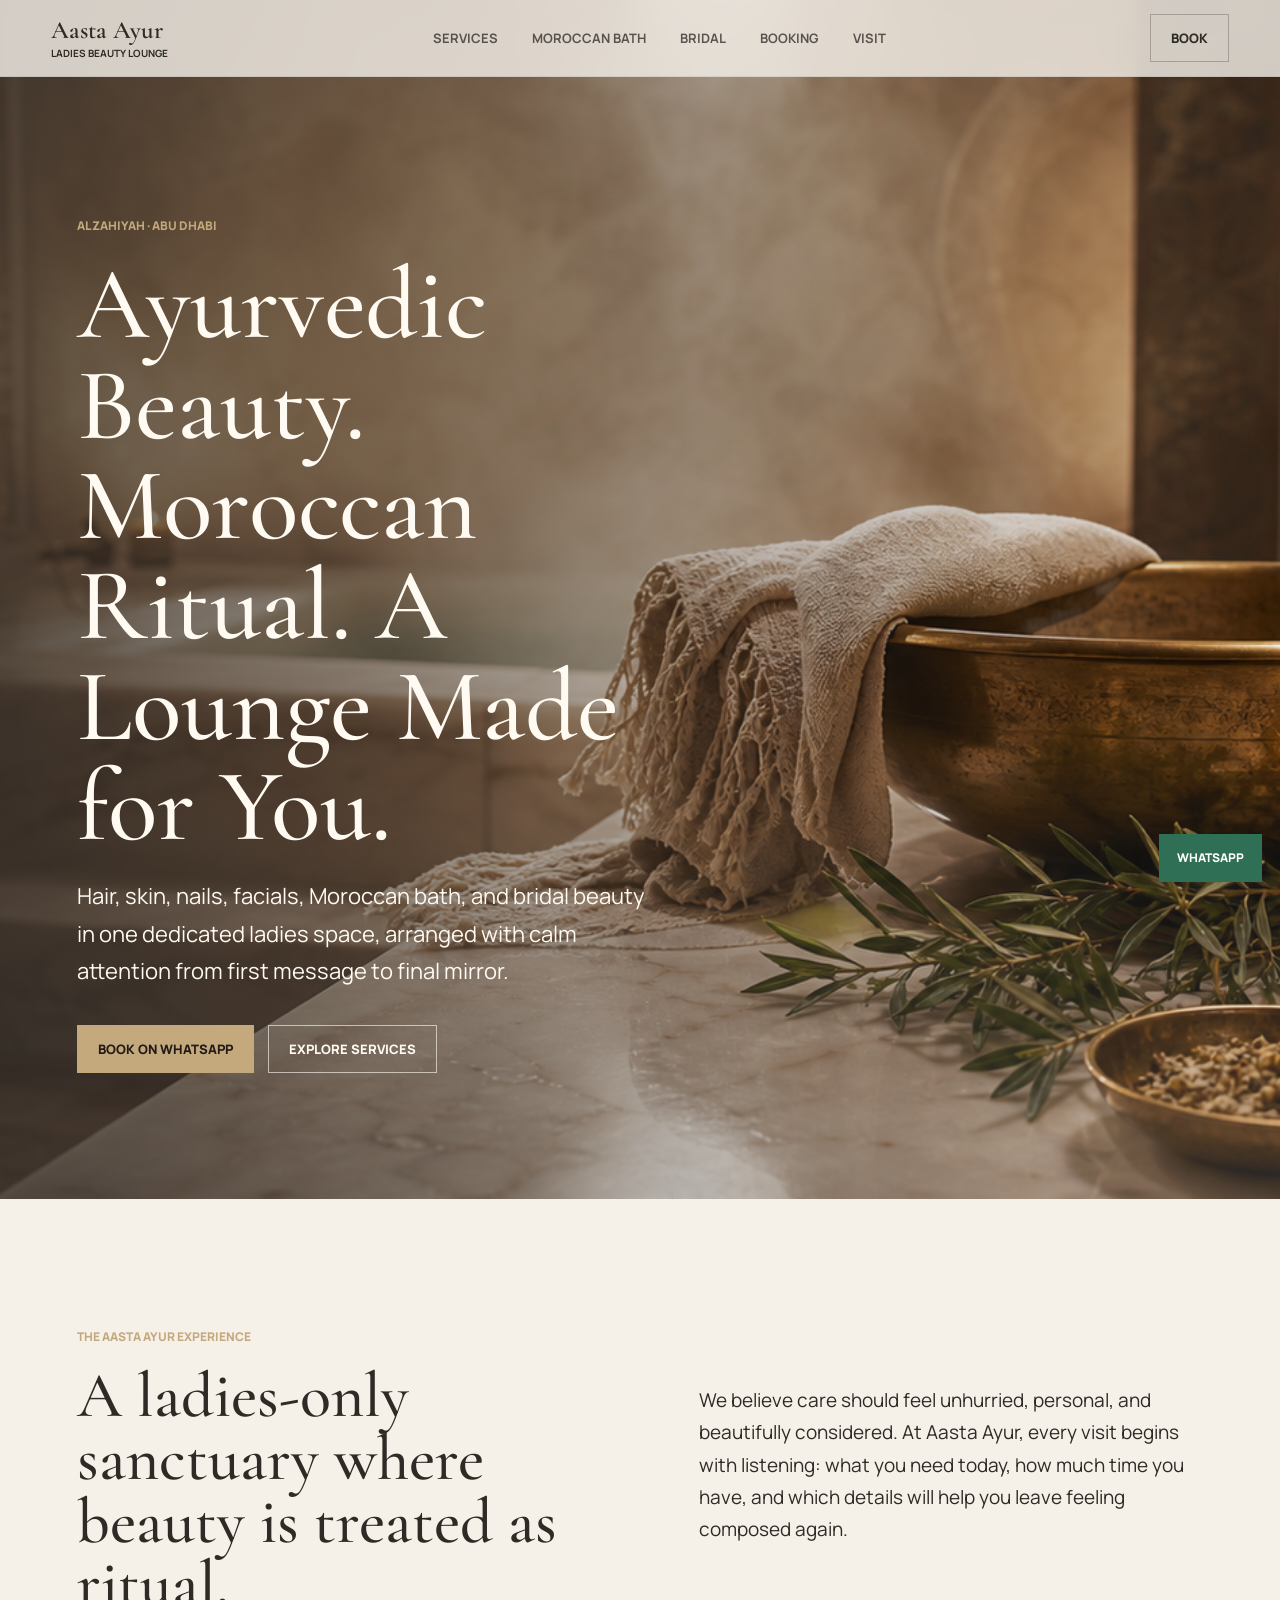
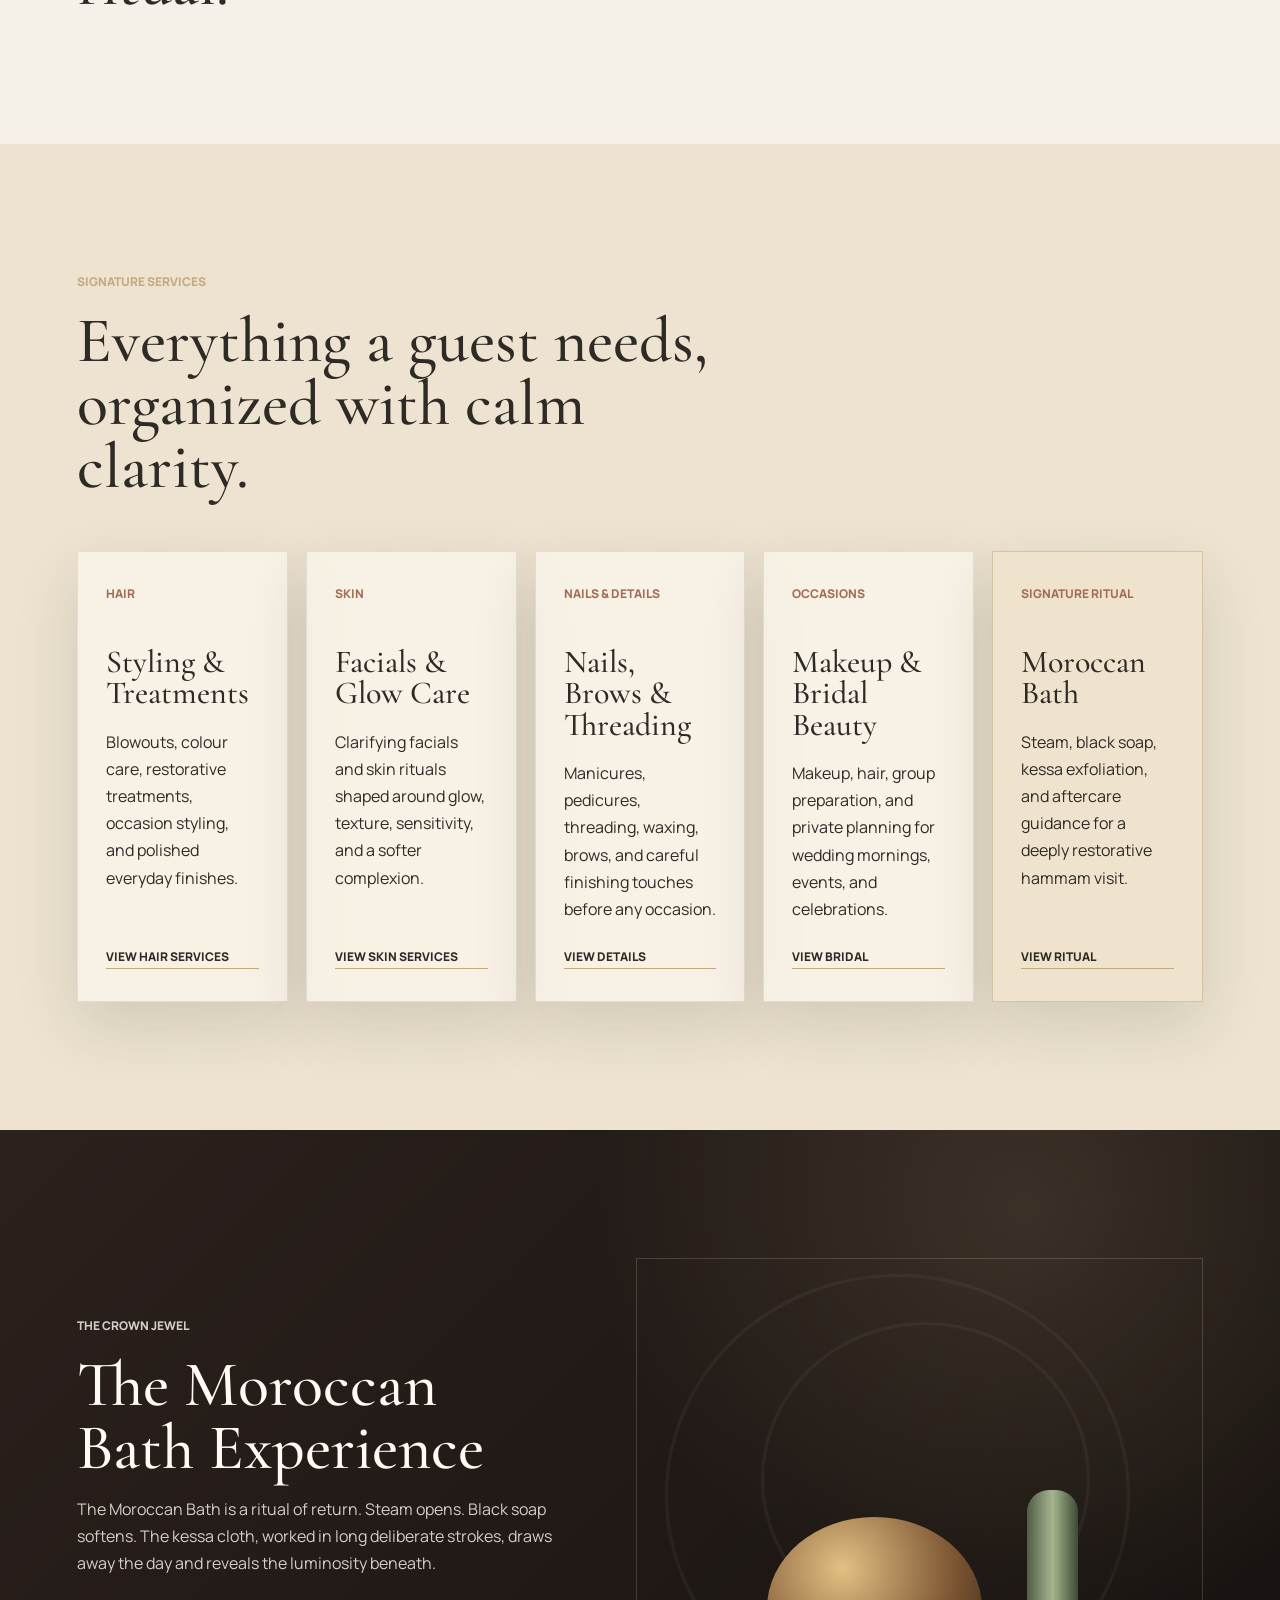
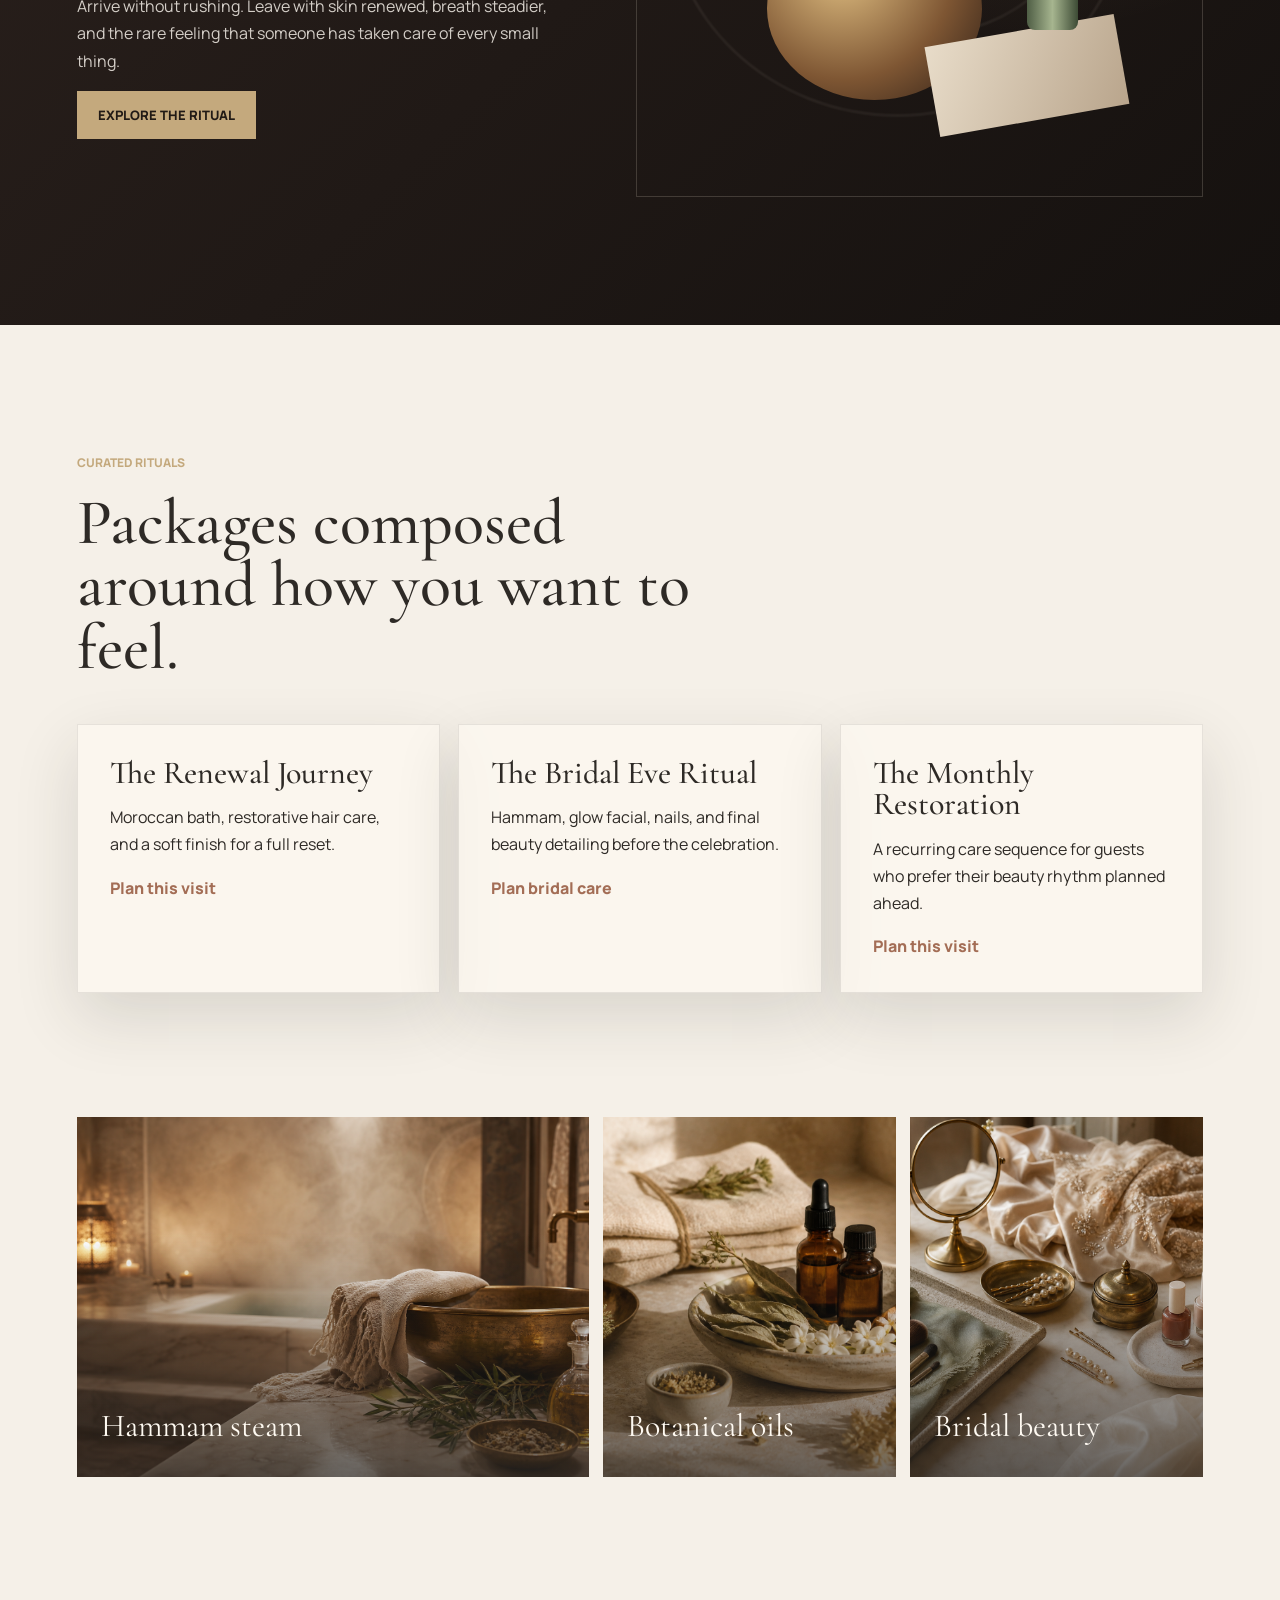
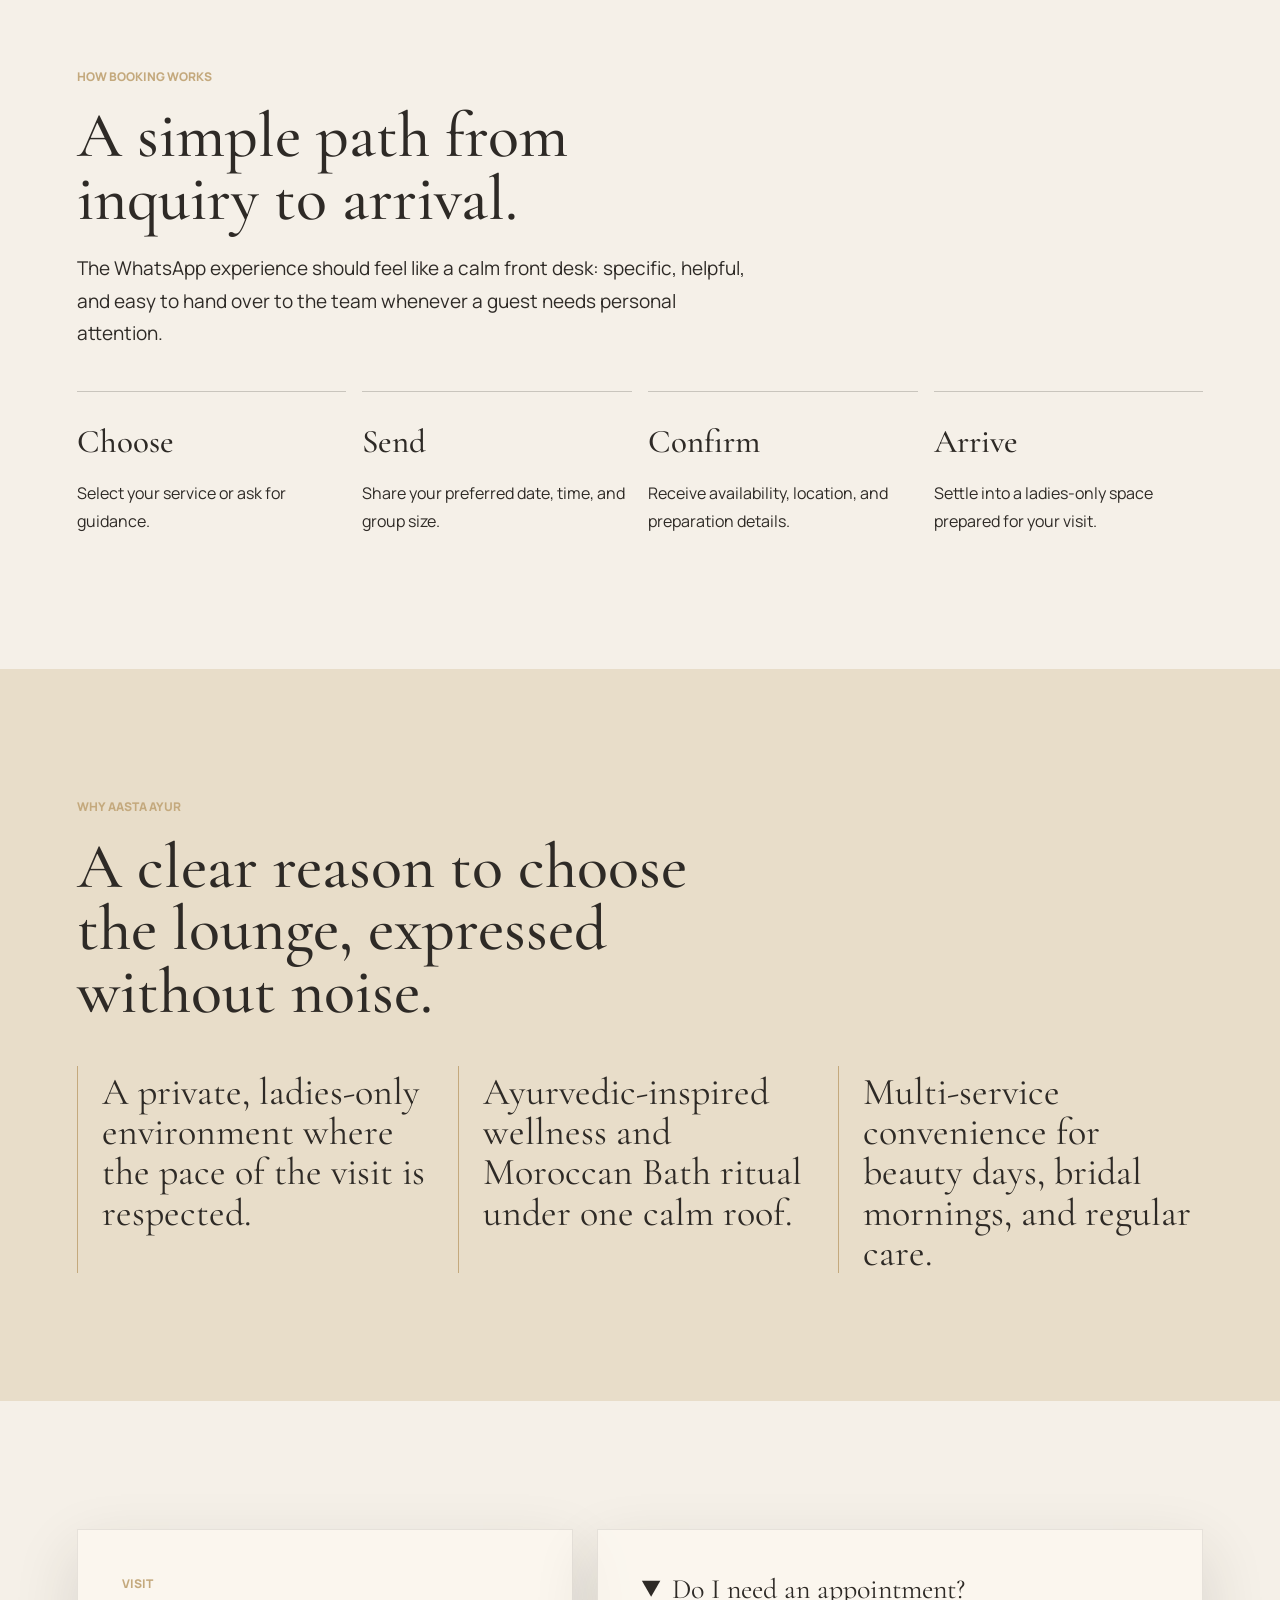
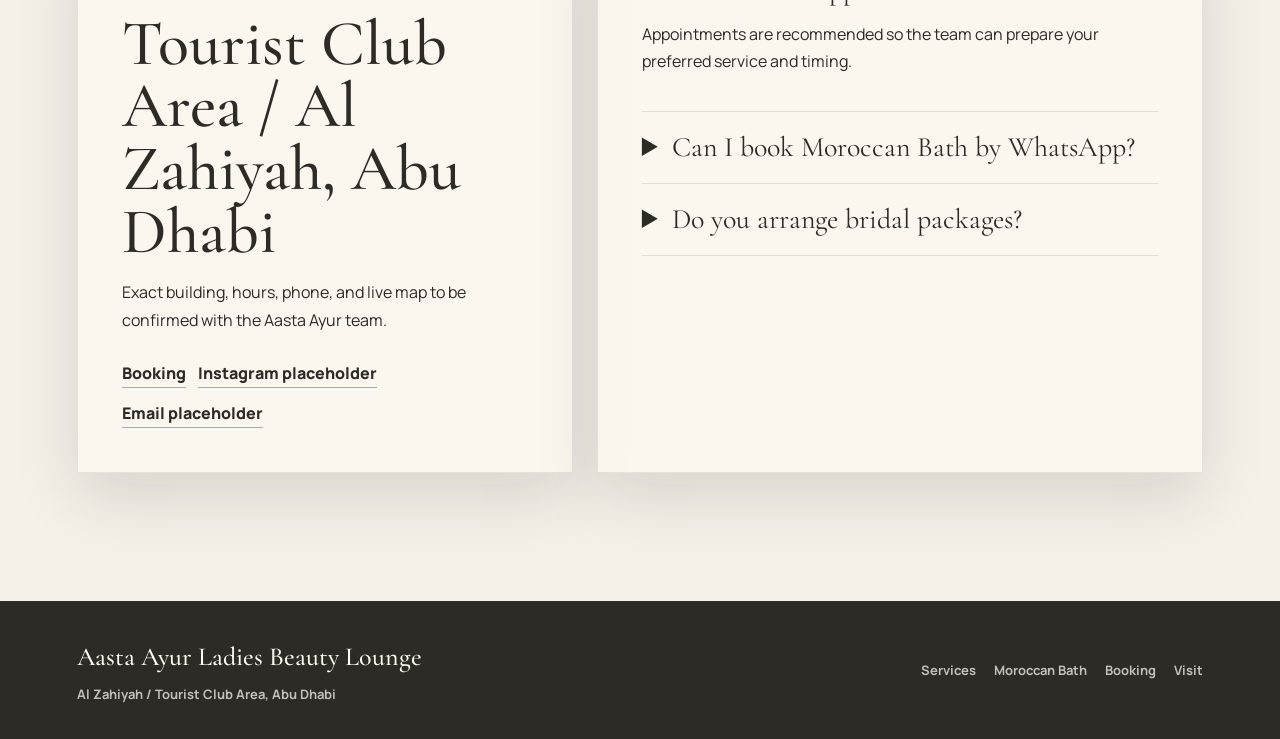
<file: index.html>
<!doctype html>
<html lang="en">
  <head>
    <meta charset="utf-8" />
    <meta name="viewport" content="width=device-width, initial-scale=1" />
    <title>Aasta Ayur Ladies Beauty Lounge | Abu Dhabi Beauty & Moroccan Bath</title>
    <meta
      name="description"
      content="A refined digital home for Aasta Ayur Ladies Beauty Lounge in Al Zahiyah, Abu Dhabi."
    />
    <link rel="preconnect" href="https://fonts.googleapis.com" />
    <link rel="preconnect" href="https://fonts.gstatic.com" crossorigin />
    <link
      href="https://fonts.googleapis.com/css2?family=Cormorant+Garamond:wght@400;500;600&family=Manrope:wght@400;500;600;700&display=swap"
      rel="stylesheet"
    />
    <link rel="stylesheet" href="styles.css" />
  </head>
  <body>
    <header class="site-header" data-header>
      <a class="brand" href="index.html" aria-label="Aasta Ayur home">
        <span>Aasta Ayur</span>
        <small>Ladies Beauty Lounge</small>
      </a>
      <nav class="nav" aria-label="Primary">
        <a href="services.html">Services</a>
        <a href="moroccan-bath.html">Moroccan Bath</a>
        <a href="bridal.html">Bridal</a>
        <a href="booking.html">Booking</a>
        <a href="visit.html">Visit</a>
      </nav>
      <a class="nav-cta" href="https://wa.me/971000000000?text=Hello%20Aasta%20Ayur%2C%20I%27d%20like%20to%20book%20an%20appointment." target="_blank" rel="noreferrer">Book</a>
    </header>

    <main id="top">
      <section class="hero" aria-labelledby="hero-title">
        <img class="hero-image" src="assets/hammam-hero.png" alt="" />
        <div class="hero-overlay"></div>
        <div class="hero-content reveal">
          <p class="eyebrow">Al Zahiyah · Abu Dhabi</p>
          <h1 id="hero-title">Ayurvedic Beauty. Moroccan Ritual. A Lounge Made for You.</h1>
          <p>
            Hair, skin, nails, facials, Moroccan bath, and bridal beauty in one dedicated ladies space,
            arranged with calm attention from first message to final mirror.
          </p>
          <div class="hero-actions">
            <a class="button primary" href="https://wa.me/971000000000?text=Hello%20Aasta%20Ayur%2C%20I%27d%20like%20to%20book%20an%20appointment.%20Could%20you%20please%20share%20your%20availability%3F" target="_blank" rel="noreferrer">Book on WhatsApp</a>
            <a class="button secondary" href="services.html">Explore Services</a>
          </div>
        </div>
      </section>

      <section class="section intro reveal" aria-labelledby="experience-title">
        <div class="section-kicker">The Aasta Ayur Experience</div>
        <div class="split">
          <h2 id="experience-title">A ladies-only sanctuary where beauty is treated as ritual.</h2>
          <p>
            We believe care should feel unhurried, personal, and beautifully considered. At Aasta Ayur,
            every visit begins with listening: what you need today, how much time you have, and which
            details will help you leave feeling composed again.
          </p>
        </div>
      </section>

      <section class="section service-band" id="rituals" aria-labelledby="rituals-title">
        <div class="section-heading reveal">
          <p class="section-kicker">Signature Services</p>
          <h2 id="rituals-title">Everything a guest needs, organized with calm clarity.</h2>
        </div>
        <div class="service-grid">
          <article class="service-card reveal">
            <span>Hair</span>
            <h3>Styling & Treatments</h3>
            <p>Blowouts, colour care, restorative treatments, occasion styling, and polished everyday finishes.</p>
            <a href="services.html#hair">View hair services</a>
          </article>
          <article class="service-card reveal">
            <span>Skin</span>
            <h3>Facials & Glow Care</h3>
            <p>Clarifying facials and skin rituals shaped around glow, texture, sensitivity, and a softer complexion.</p>
            <a href="services.html#skin">View skin services</a>
          </article>
          <article class="service-card reveal">
            <span>Nails & Details</span>
            <h3>Nails, Brows & Threading</h3>
            <p>Manicures, pedicures, threading, waxing, brows, and careful finishing touches before any occasion.</p>
            <a href="services.html#details">View details</a>
          </article>
          <article class="service-card reveal">
            <span>Occasions</span>
            <h3>Makeup & Bridal Beauty</h3>
            <p>Makeup, hair, group preparation, and private planning for wedding mornings, events, and celebrations.</p>
            <a href="bridal.html">View bridal</a>
          </article>
          <article class="service-card feature-card reveal">
            <span>Signature Ritual</span>
            <h3>Moroccan Bath</h3>
            <p>Steam, black soap, kessa exfoliation, and aftercare guidance for a deeply restorative hammam visit.</p>
            <a href="moroccan-bath.html">View ritual</a>
          </article>
        </div>
      </section>

      <section class="hammam" id="hammam" aria-labelledby="hammam-title">
        <div class="hammam-copy reveal">
          <p class="section-kicker">The Crown Jewel</p>
          <h2 id="hammam-title">The Moroccan Bath Experience</h2>
          <p>
            The Moroccan Bath is a ritual of return. Steam opens. Black soap softens. The kessa cloth,
            worked in long deliberate strokes, draws away the day and reveals the luminosity beneath.
          </p>
          <p>
            Arrive without rushing. Leave with skin renewed, breath steadier, and the rare feeling that
            someone has taken care of every small thing.
          </p>
          <a class="button gold" href="moroccan-bath.html">Explore the Ritual</a>
        </div>
        <div class="hammam-panel reveal" aria-hidden="true">
          <div class="steam-orbit one"></div>
          <div class="steam-orbit two"></div>
          <div class="ritual-object bowl"></div>
          <div class="ritual-object towel"></div>
          <div class="ritual-object bottle"></div>
        </div>
      </section>

      <section class="section collections" aria-labelledby="collections-title">
        <div class="section-heading reveal">
          <p class="section-kicker">Curated Rituals</p>
          <h2 id="collections-title">Packages composed around how you want to feel.</h2>
        </div>
        <div class="collection-list">
          <article class="collection reveal">
            <h3>The Renewal Journey</h3>
            <p>Moroccan bath, restorative hair care, and a soft finish for a full reset.</p>
            <span><a href="booking.html">Plan this visit</a></span>
          </article>
          <article class="collection reveal">
            <h3>The Bridal Eve Ritual</h3>
            <p>Hammam, glow facial, nails, and final beauty detailing before the celebration.</p>
            <span><a href="bridal.html">Plan bridal care</a></span>
          </article>
          <article class="collection reveal">
            <h3>The Monthly Restoration</h3>
            <p>A recurring care sequence for guests who prefer their beauty rhythm planned ahead.</p>
            <span><a href="booking.html">Plan this visit</a></span>
          </article>
        </div>
      </section>

      <section class="editorial" aria-label="Beauty moments">
        <div class="editorial-tile tile-large reveal">
          <span>Hammam steam</span>
        </div>
        <div class="editorial-tile tile-sage reveal">
          <span>Botanical oils</span>
        </div>
        <div class="editorial-tile tile-clay reveal">
          <span>Bridal beauty</span>
        </div>
      </section>

      <section class="section journey" id="booking" aria-labelledby="booking-title">
        <div class="section-heading reveal">
          <p class="section-kicker">How Booking Works</p>
          <h2 id="booking-title">A simple path from inquiry to arrival.</h2>
          <p>
            The WhatsApp experience should feel like a calm front desk: specific, helpful, and easy to hand
            over to the team whenever a guest needs personal attention.
          </p>
        </div>
        <div class="steps">
          <div class="step reveal"><b>Choose</b><span>Select your service or ask for guidance.</span></div>
          <div class="step reveal"><b>Send</b><span>Share your preferred date, time, and group size.</span></div>
          <div class="step reveal"><b>Confirm</b><span>Receive availability, location, and preparation details.</span></div>
          <div class="step reveal"><b>Arrive</b><span>Settle into a ladies-only space prepared for your visit.</span></div>
        </div>
      </section>

      <section class="section distinction" aria-labelledby="why-title">
        <div class="section-heading reveal">
          <p class="section-kicker">Why Aasta Ayur</p>
          <h2 id="why-title">A clear reason to choose the lounge, expressed without noise.</h2>
        </div>
        <div class="truths">
          <p class="reveal">A private, ladies-only environment where the pace of the visit is respected.</p>
          <p class="reveal">Ayurvedic-inspired wellness and Moroccan Bath ritual under one calm roof.</p>
          <p class="reveal">Multi-service convenience for beauty days, bridal mornings, and regular care.</p>
        </div>
      </section>

      <section class="section location" id="location" aria-labelledby="visit-title">
        <div class="location-card reveal">
          <p class="section-kicker">Visit</p>
          <h2 id="visit-title">Tourist Club Area / Al Zahiyah, Abu Dhabi</h2>
          <p>Exact building, hours, phone, and live map to be confirmed with the Aasta Ayur team.</p>
          <div class="contact-row">
            <a href="booking.html">Booking</a>
            <a href="https://www.instagram.com/" target="_blank" rel="noreferrer">Instagram placeholder</a>
            <a href="mailto:hello@example.com">Email placeholder</a>
          </div>
        </div>
        <div class="faq reveal">
          <details open>
            <summary>Do I need an appointment?</summary>
            <p>Appointments are recommended so the team can prepare your preferred service and timing.</p>
          </details>
          <details>
            <summary>Can I book Moroccan Bath by WhatsApp?</summary>
            <p>Yes. Share your preferred day and time, and the team can guide you through preparation.</p>
          </details>
          <details>
            <summary>Do you arrange bridal packages?</summary>
            <p>Bridal and event beauty can be planned around the bride, group size, timing, and services required.</p>
          </details>
        </div>
      </section>
    </main>

    <footer class="site-footer">
      <div>
        <strong>Aasta Ayur Ladies Beauty Lounge</strong>
        <span>Al Zahiyah / Tourist Club Area, Abu Dhabi</span>
      </div>
      <nav aria-label="Footer">
        <a href="services.html">Services</a>
        <a href="moroccan-bath.html">Moroccan Bath</a>
        <a href="booking.html">Booking</a>
        <a href="visit.html">Visit</a>
      </nav>
    </footer>

    <a class="floating-whatsapp" href="https://wa.me/971000000000?text=Hello%20Aasta%20Ayur%2C%20I%27d%20like%20to%20book%20an%20appointment." target="_blank" rel="noreferrer" aria-label="Book on WhatsApp">
      <span>WhatsApp</span>
    </a>

    <script src="script.js"></script>
  </body>
</html>
</file>
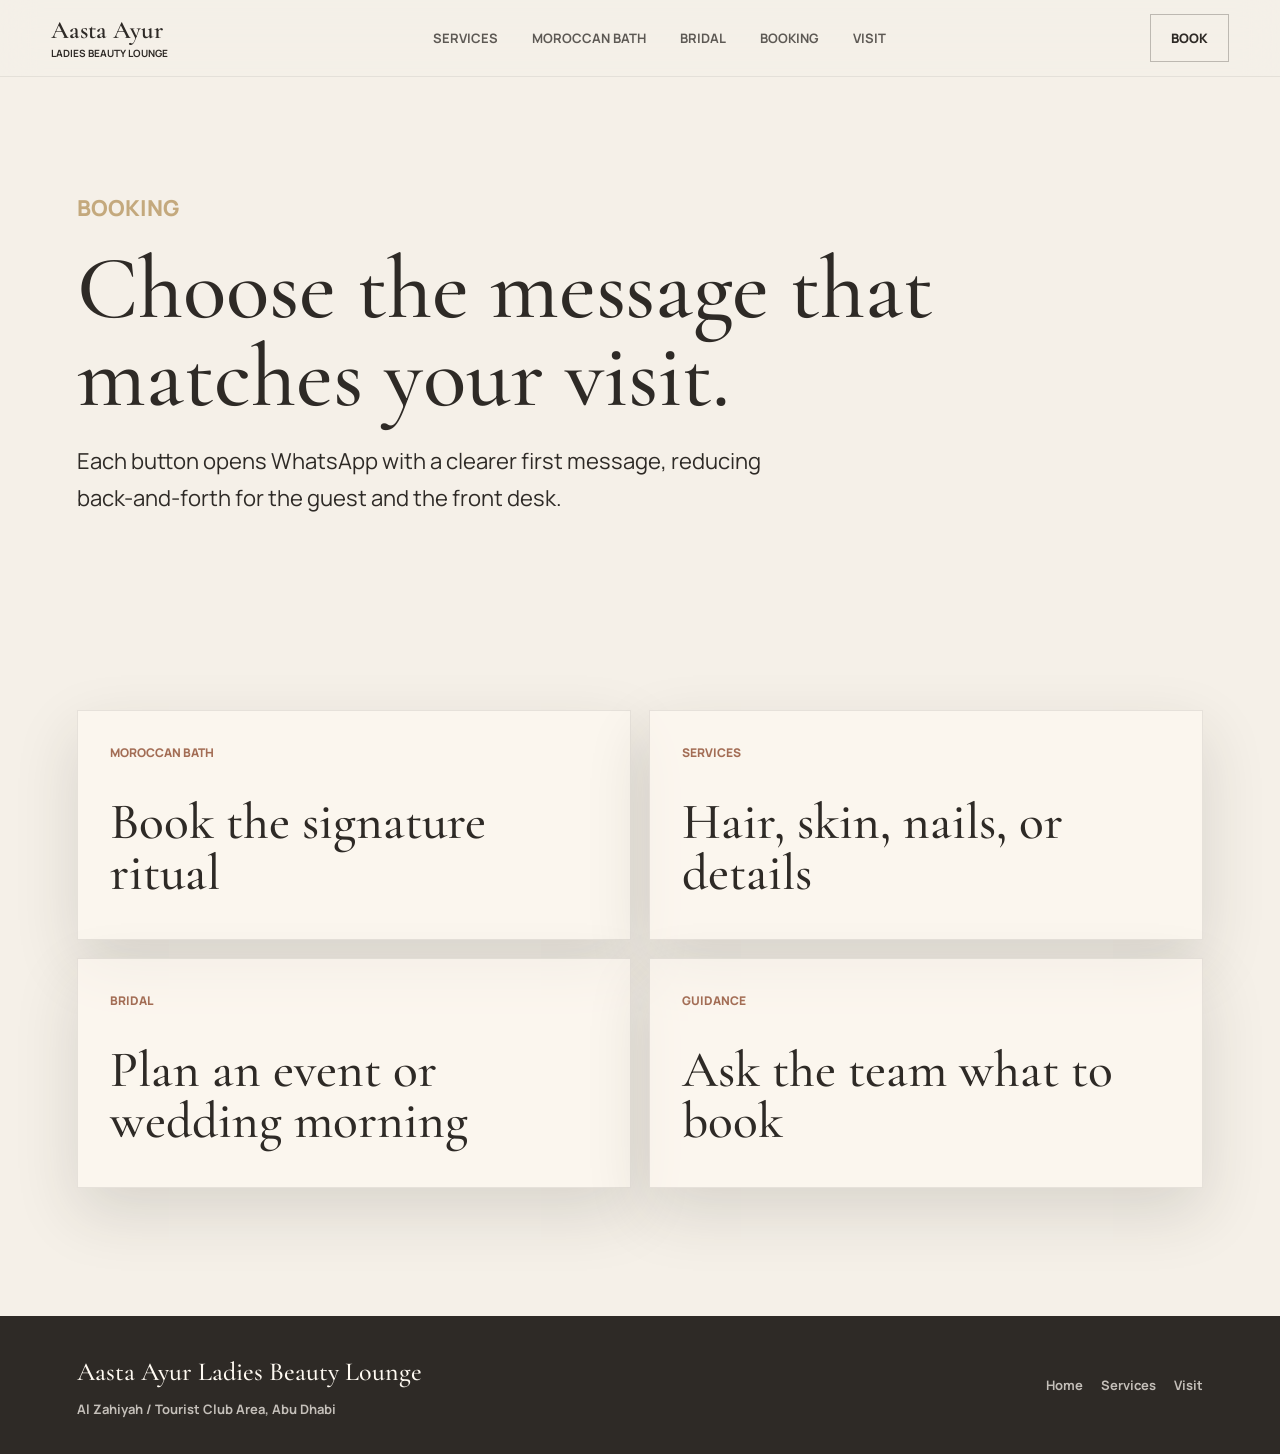
<file: booking.html>
<!doctype html>
<html lang="en">
  <head>
    <meta charset="utf-8" />
    <meta name="viewport" content="width=device-width, initial-scale=1" />
    <title>Booking | Aasta Ayur Ladies Beauty Lounge</title>
    <meta name="description" content="Book services at Aasta Ayur Ladies Beauty Lounge through a WhatsApp-first booking experience." />
    <link rel="preconnect" href="https://fonts.googleapis.com" />
    <link rel="preconnect" href="https://fonts.gstatic.com" crossorigin />
    <link href="https://fonts.googleapis.com/css2?family=Cormorant+Garamond:wght@400;500;600&family=Manrope:wght@400;500;600;700&display=swap" rel="stylesheet" />
    <link rel="stylesheet" href="styles.css" />
  </head>
  <body>
    <header class="site-header" data-header>
      <a class="brand" href="index.html" aria-label="Aasta Ayur home"><span>Aasta Ayur</span><small>Ladies Beauty Lounge</small></a>
      <nav class="nav" aria-label="Primary"><a href="services.html">Services</a><a href="moroccan-bath.html">Moroccan Bath</a><a href="bridal.html">Bridal</a><a href="booking.html">Booking</a><a href="visit.html">Visit</a></nav>
      <a class="nav-cta" href="https://wa.me/971000000000?text=Hello%20Aasta%20Ayur%2C%20I%27d%20like%20to%20book%20an%20appointment." target="_blank" rel="noreferrer">Book</a>
    </header>

    <main>
      <section class="section page-title">
        <p class="section-kicker">Booking</p>
        <h1>Choose the message that matches your visit.</h1>
        <p>Each button opens WhatsApp with a clearer first message, reducing back-and-forth for the guest and the front desk.</p>
      </section>

      <section class="section booking-options">
        <a class="booking-card" href="https://wa.me/971000000000?text=Hello%20Aasta%20Ayur%2C%20I%27d%20like%20to%20book%20a%20Moroccan%20Bath.%20My%20preferred%20date%20and%20time%20is%3A" target="_blank" rel="noreferrer"><span>Moroccan Bath</span><strong>Book the signature ritual</strong></a>
        <a class="booking-card" href="https://wa.me/971000000000?text=Hello%20Aasta%20Ayur%2C%20I%27d%20like%20to%20book%20hair%20or%20beauty%20services.%20My%20preferred%20date%20and%20time%20is%3A" target="_blank" rel="noreferrer"><span>Services</span><strong>Hair, skin, nails, or details</strong></a>
        <a class="booking-card" href="https://wa.me/971000000000?text=Hello%20Aasta%20Ayur%2C%20I%27d%20like%20to%20ask%20about%20bridal%20or%20event%20beauty.%20My%20event%20date%20is%3A" target="_blank" rel="noreferrer"><span>Bridal</span><strong>Plan an event or wedding morning</strong></a>
        <a class="booking-card" href="https://wa.me/971000000000?text=Hello%20Aasta%20Ayur%2C%20I%27m%20not%20sure%20which%20service%20to%20choose.%20Could%20you%20please%20guide%20me%3F" target="_blank" rel="noreferrer"><span>Guidance</span><strong>Ask the team what to book</strong></a>
      </section>
    </main>

    <footer class="site-footer"><div><strong>Aasta Ayur Ladies Beauty Lounge</strong><span>Al Zahiyah / Tourist Club Area, Abu Dhabi</span></div><nav aria-label="Footer"><a href="index.html">Home</a><a href="services.html">Services</a><a href="visit.html">Visit</a></nav></footer>
    <script src="script.js"></script>
  </body>
</html>
</file>
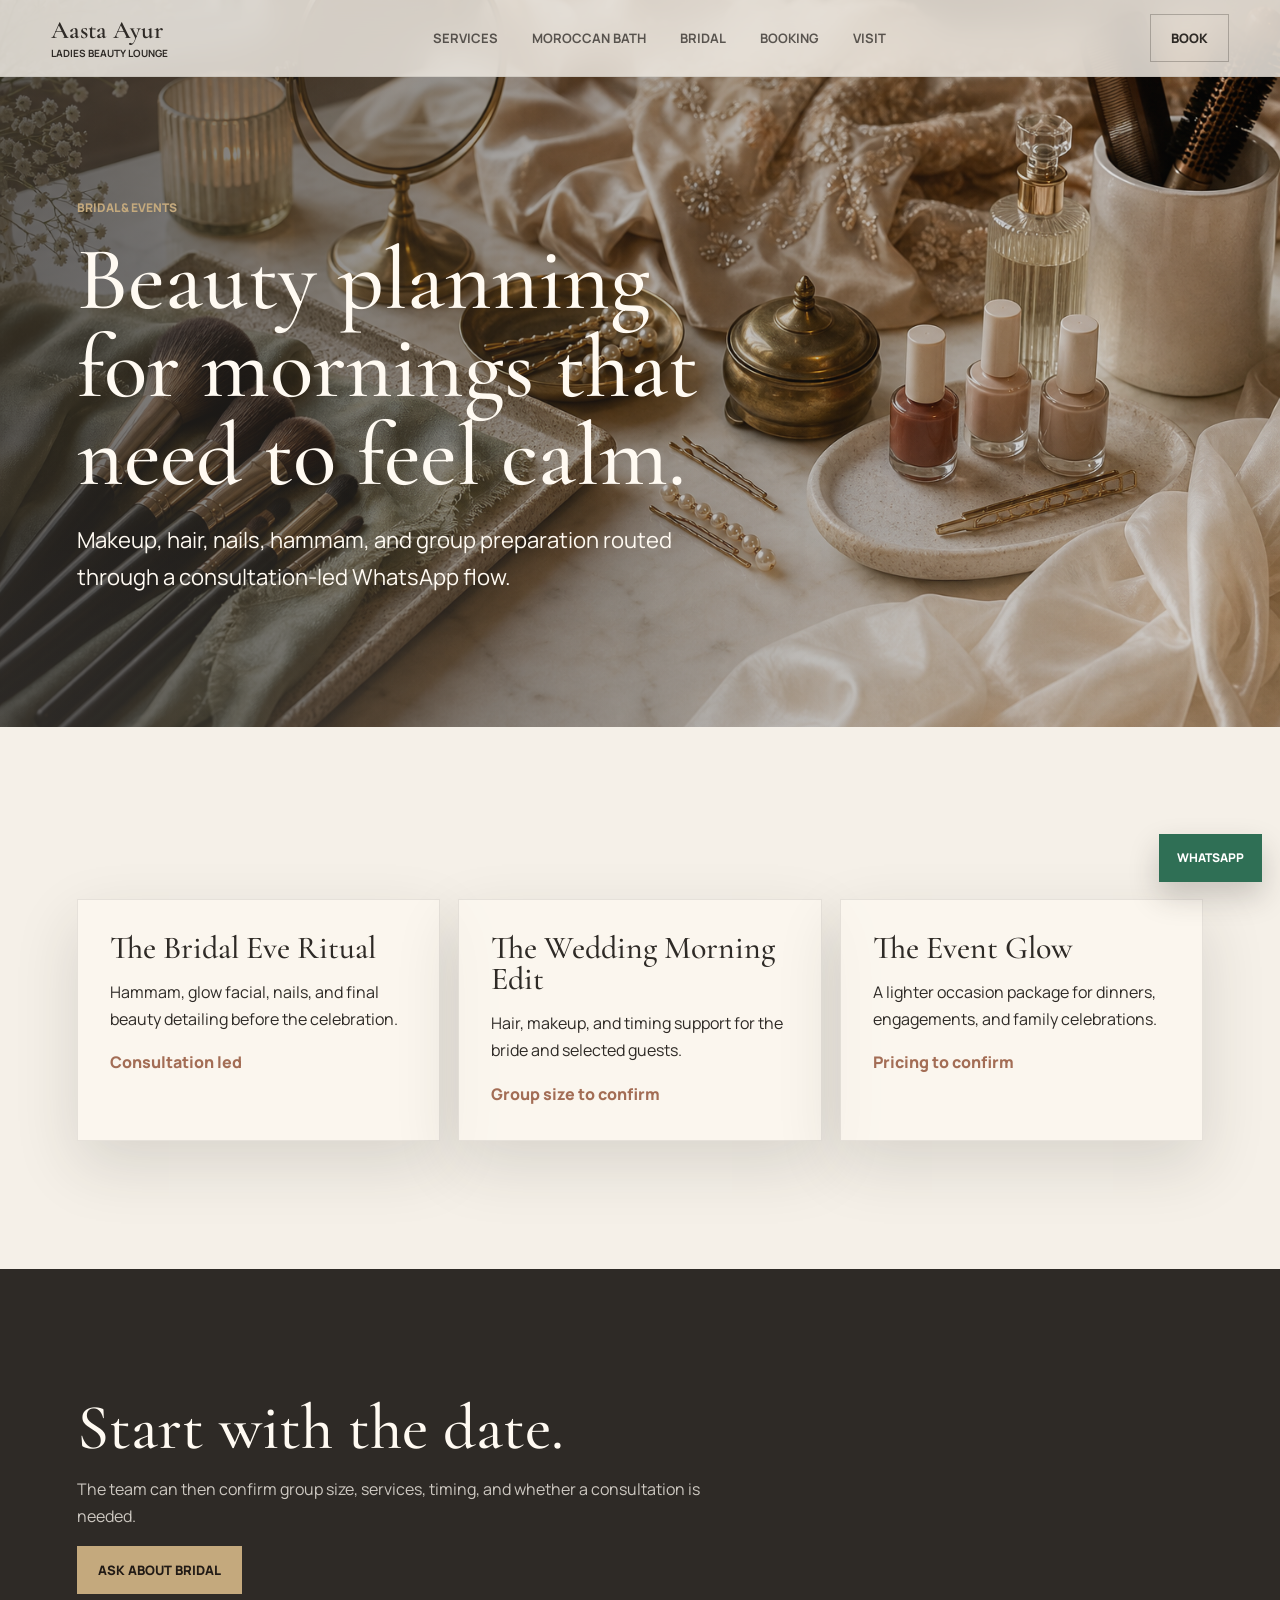
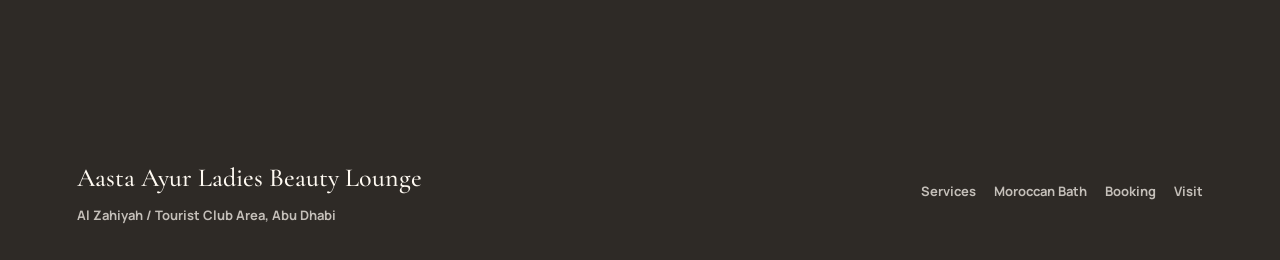
<file: bridal.html>
<!doctype html>
<html lang="en">
  <head>
    <meta charset="utf-8" />
    <meta name="viewport" content="width=device-width, initial-scale=1" />
    <title>Bridal & Packages | Aasta Ayur Ladies Beauty Lounge</title>
    <meta name="description" content="Bridal beauty, event preparation, and curated package concepts for Aasta Ayur Ladies Beauty Lounge." />
    <link rel="preconnect" href="https://fonts.googleapis.com" />
    <link rel="preconnect" href="https://fonts.gstatic.com" crossorigin />
    <link href="https://fonts.googleapis.com/css2?family=Cormorant+Garamond:wght@400;500;600&family=Manrope:wght@400;500;600;700&display=swap" rel="stylesheet" />
    <link rel="stylesheet" href="styles.css" />
  </head>
  <body>
    <header class="site-header" data-header>
      <a class="brand" href="index.html" aria-label="Aasta Ayur home"><span>Aasta Ayur</span><small>Ladies Beauty Lounge</small></a>
      <nav class="nav" aria-label="Primary"><a href="services.html">Services</a><a href="moroccan-bath.html">Moroccan Bath</a><a href="bridal.html">Bridal</a><a href="booking.html">Booking</a><a href="visit.html">Visit</a></nav>
      <a class="nav-cta" href="booking.html">Book</a>
    </header>

    <main>
      <section class="page-hero compact-hero">
        <img src="assets/bridal-beauty.png" alt="" />
        <div class="hero-overlay"></div>
        <div class="page-hero-content reveal">
          <p class="eyebrow">Bridal & Events</p>
          <h1>Beauty planning for mornings that need to feel calm.</h1>
          <p>Makeup, hair, nails, hammam, and group preparation routed through a consultation-led WhatsApp flow.</p>
        </div>
      </section>

      <section class="section package-section">
        <div class="collection-list">
          <article class="collection reveal"><h3>The Bridal Eve Ritual</h3><p>Hammam, glow facial, nails, and final beauty detailing before the celebration.</p><span>Consultation led</span></article>
          <article class="collection reveal"><h3>The Wedding Morning Edit</h3><p>Hair, makeup, and timing support for the bride and selected guests.</p><span>Group size to confirm</span></article>
          <article class="collection reveal"><h3>The Event Glow</h3><p>A lighter occasion package for dinners, engagements, and family celebrations.</p><span>Pricing to confirm</span></article>
        </div>
      </section>

      <section class="section cta-band">
        <h2>Start with the date.</h2>
        <p>The team can then confirm group size, services, timing, and whether a consultation is needed.</p>
        <a class="button primary" href="https://wa.me/971000000000?text=Hello%20Aasta%20Ayur%2C%20I%27d%20like%20to%20ask%20about%20bridal%20or%20event%20beauty.%20My%20event%20date%20is%3A" target="_blank" rel="noreferrer">Ask About Bridal</a>
      </section>
    </main>

    <footer class="site-footer"><div><strong>Aasta Ayur Ladies Beauty Lounge</strong><span>Al Zahiyah / Tourist Club Area, Abu Dhabi</span></div><nav aria-label="Footer"><a href="services.html">Services</a><a href="moroccan-bath.html">Moroccan Bath</a><a href="booking.html">Booking</a><a href="visit.html">Visit</a></nav></footer>
    <a class="floating-whatsapp" href="https://wa.me/971000000000?text=Hello%20Aasta%20Ayur%2C%20I%27d%20like%20to%20ask%20about%20bridal%20or%20event%20beauty." target="_blank" rel="noreferrer" aria-label="Ask about bridal on WhatsApp"><span>WhatsApp</span></a>
    <script src="script.js"></script>
  </body>
</html>
</file>
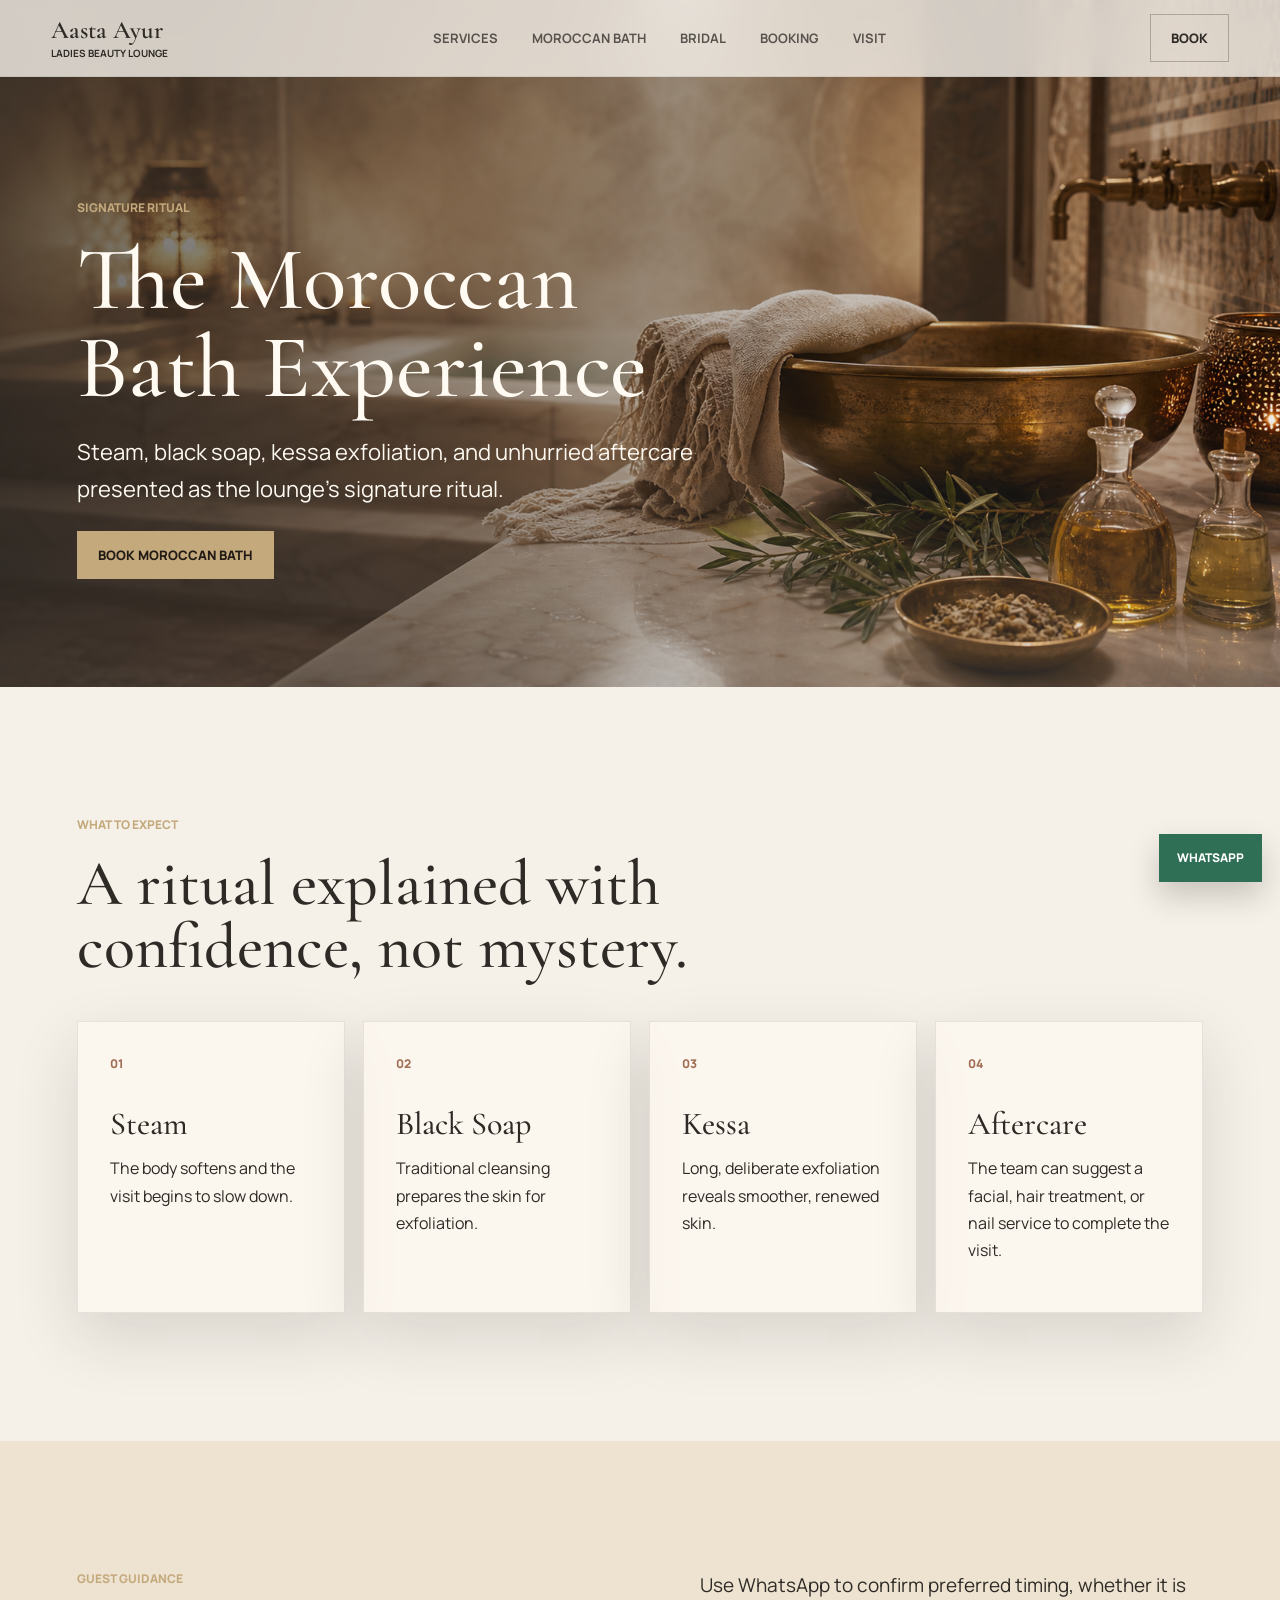
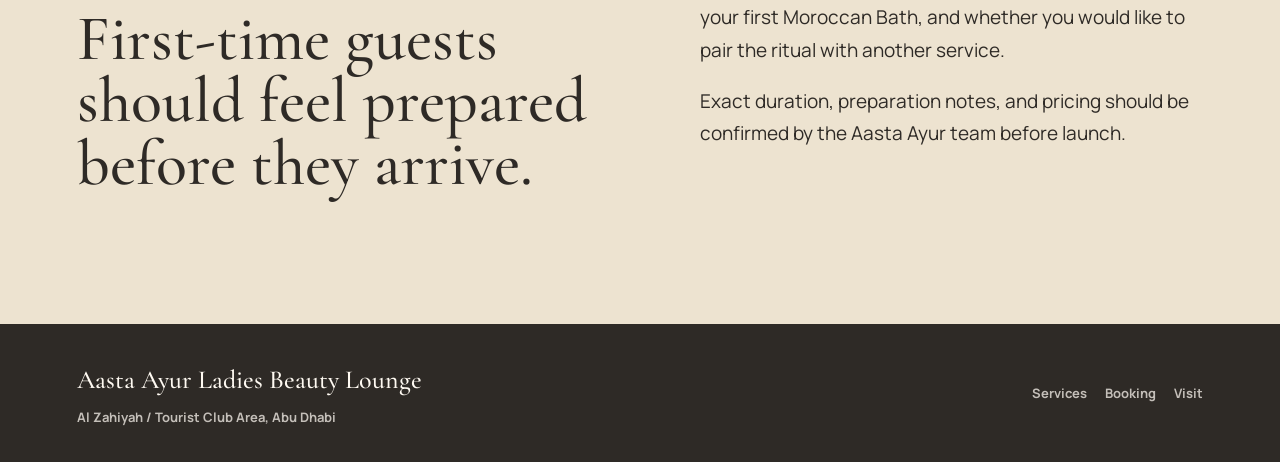
<file: moroccan-bath.html>
<!doctype html>
<html lang="en">
  <head>
    <meta charset="utf-8" />
    <meta name="viewport" content="width=device-width, initial-scale=1" />
    <title>Moroccan Bath | Aasta Ayur Ladies Beauty Lounge</title>
    <meta name="description" content="Explore the Moroccan Bath ritual at Aasta Ayur Ladies Beauty Lounge in Abu Dhabi." />
    <link rel="preconnect" href="https://fonts.googleapis.com" />
    <link rel="preconnect" href="https://fonts.gstatic.com" crossorigin />
    <link href="https://fonts.googleapis.com/css2?family=Cormorant+Garamond:wght@400;500;600&family=Manrope:wght@400;500;600;700&display=swap" rel="stylesheet" />
    <link rel="stylesheet" href="styles.css" />
  </head>
  <body>
    <header class="site-header" data-header>
      <a class="brand" href="index.html" aria-label="Aasta Ayur home"><span>Aasta Ayur</span><small>Ladies Beauty Lounge</small></a>
      <nav class="nav" aria-label="Primary"><a href="services.html">Services</a><a href="moroccan-bath.html">Moroccan Bath</a><a href="bridal.html">Bridal</a><a href="booking.html">Booking</a><a href="visit.html">Visit</a></nav>
      <a class="nav-cta" href="booking.html">Book</a>
    </header>

    <main>
      <section class="page-hero">
        <img src="assets/hammam-hero.png" alt="" />
        <div class="hero-overlay"></div>
        <div class="page-hero-content reveal">
          <p class="eyebrow">Signature Ritual</p>
          <h1>The Moroccan Bath Experience</h1>
          <p>Steam, black soap, kessa exfoliation, and unhurried aftercare presented as the lounge’s signature ritual.</p>
          <a class="button primary" href="https://wa.me/971000000000?text=Hello%20Aasta%20Ayur%2C%20I%27d%20like%20to%20book%20a%20Moroccan%20Bath.%20Could%20you%20please%20share%20your%20availability%3F" target="_blank" rel="noreferrer">Book Moroccan Bath</a>
        </div>
      </section>

      <section class="section ritual-flow">
        <div class="section-heading reveal">
          <p class="section-kicker">What To Expect</p>
          <h2>A ritual explained with confidence, not mystery.</h2>
        </div>
        <div class="flow-grid">
          <article><span>01</span><h3>Steam</h3><p>The body softens and the visit begins to slow down.</p></article>
          <article><span>02</span><h3>Black Soap</h3><p>Traditional cleansing prepares the skin for exfoliation.</p></article>
          <article><span>03</span><h3>Kessa</h3><p>Long, deliberate exfoliation reveals smoother, renewed skin.</p></article>
          <article><span>04</span><h3>Aftercare</h3><p>The team can suggest a facial, hair treatment, or nail service to complete the visit.</p></article>
        </div>
      </section>

      <section class="section two-column-detail alt">
        <div>
          <p class="section-kicker">Guest Guidance</p>
          <h2>First-time guests should feel prepared before they arrive.</h2>
        </div>
        <div class="copy-stack">
          <p>Use WhatsApp to confirm preferred timing, whether it is your first Moroccan Bath, and whether you would like to pair the ritual with another service.</p>
          <p>Exact duration, preparation notes, and pricing should be confirmed by the Aasta Ayur team before launch.</p>
        </div>
      </section>
    </main>

    <footer class="site-footer"><div><strong>Aasta Ayur Ladies Beauty Lounge</strong><span>Al Zahiyah / Tourist Club Area, Abu Dhabi</span></div><nav aria-label="Footer"><a href="services.html">Services</a><a href="booking.html">Booking</a><a href="visit.html">Visit</a></nav></footer>
    <a class="floating-whatsapp" href="https://wa.me/971000000000?text=Hello%20Aasta%20Ayur%2C%20I%27d%20like%20to%20book%20a%20Moroccan%20Bath." target="_blank" rel="noreferrer" aria-label="Book Moroccan Bath on WhatsApp"><span>WhatsApp</span></a>
    <script src="script.js"></script>
  </body>
</html>
</file>
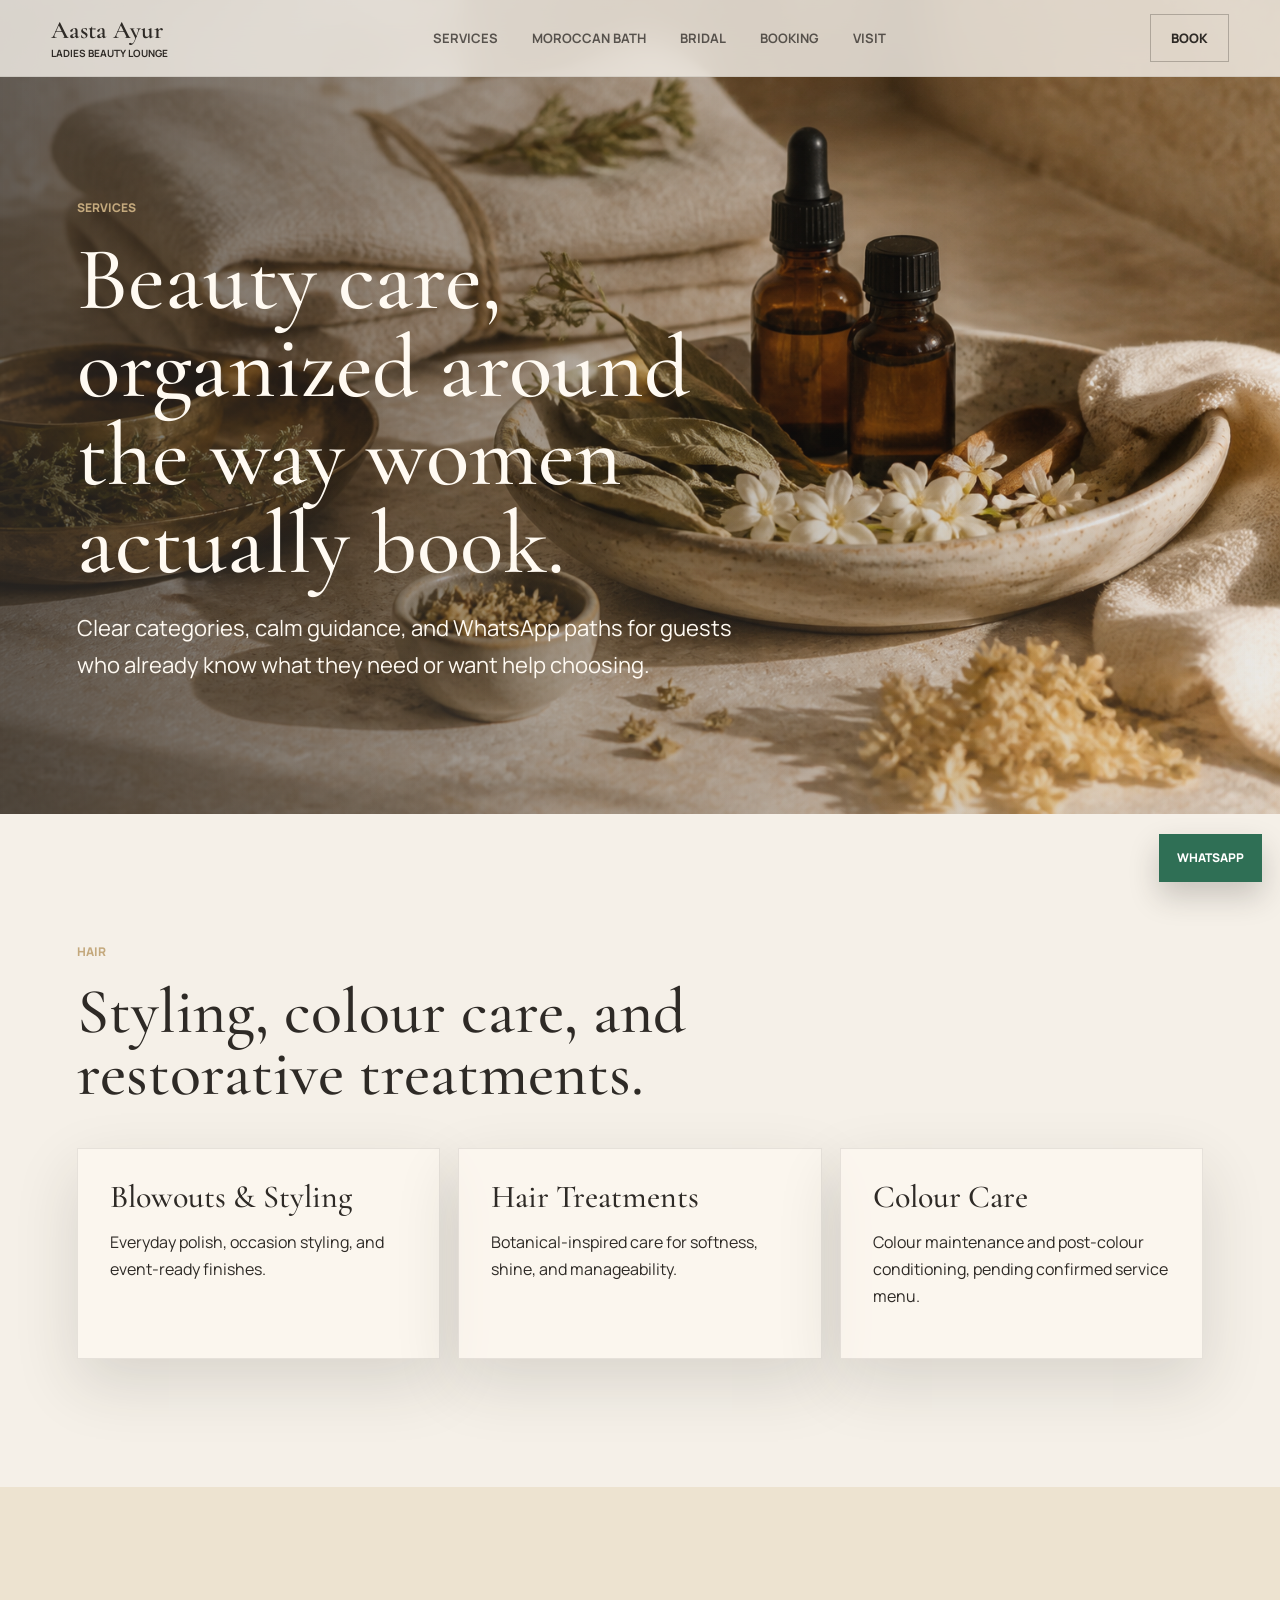
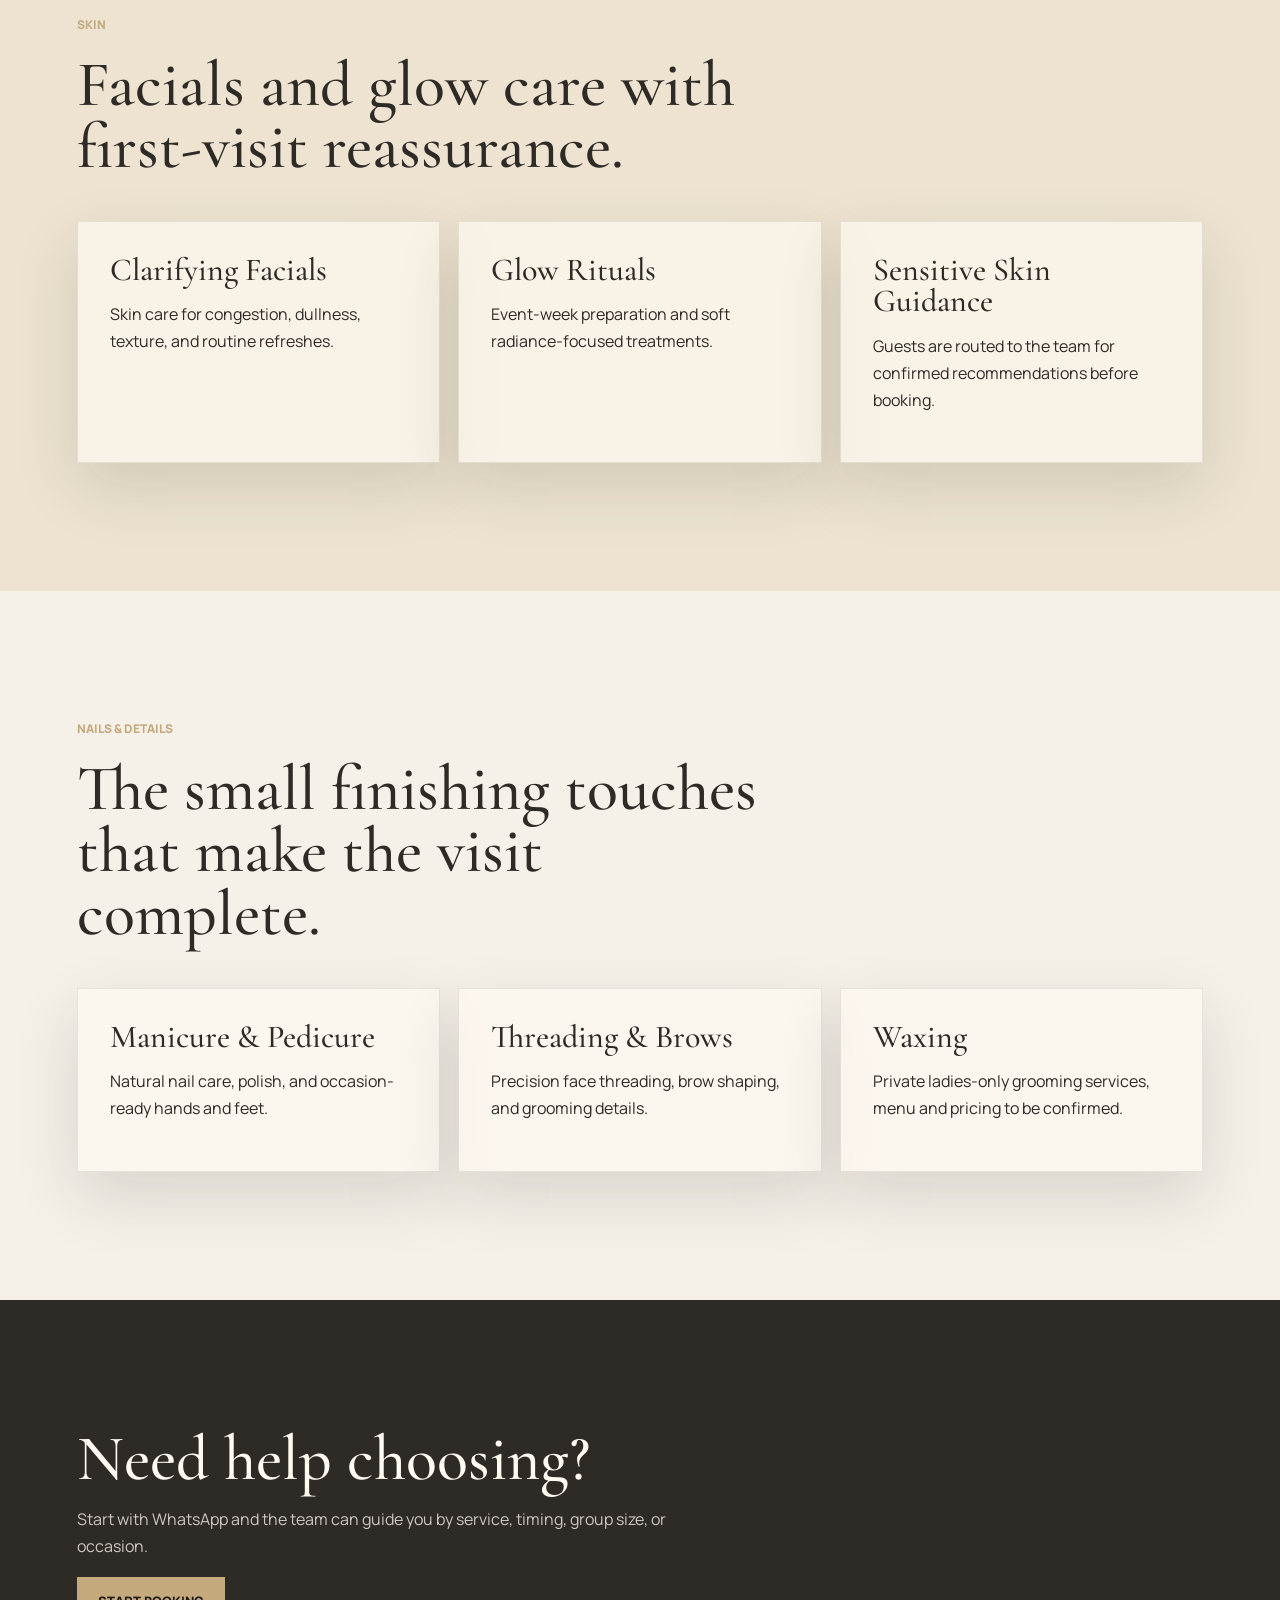
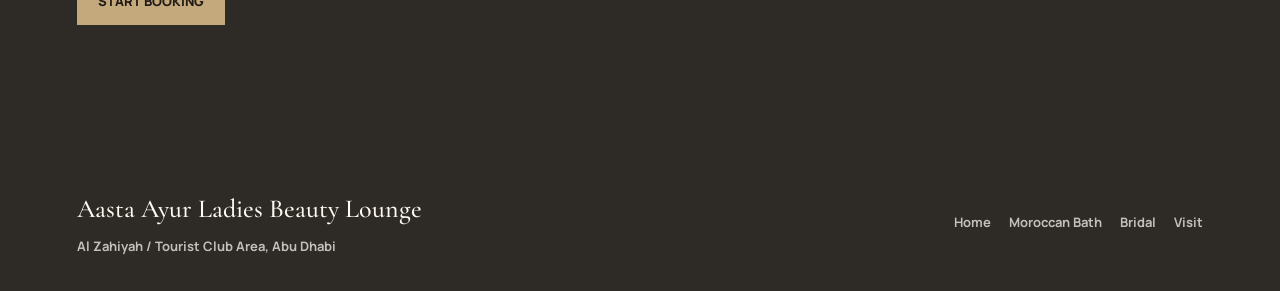
<file: services.html>
<!doctype html>
<html lang="en">
  <head>
    <meta charset="utf-8" />
    <meta name="viewport" content="width=device-width, initial-scale=1" />
    <title>Services | Aasta Ayur Ladies Beauty Lounge</title>
    <meta name="description" content="Hair, skin, nails, threading, waxing, makeup, bridal beauty, and Moroccan Bath services at Aasta Ayur Ladies Beauty Lounge in Abu Dhabi." />
    <link rel="preconnect" href="https://fonts.googleapis.com" />
    <link rel="preconnect" href="https://fonts.gstatic.com" crossorigin />
    <link href="https://fonts.googleapis.com/css2?family=Cormorant+Garamond:wght@400;500;600&family=Manrope:wght@400;500;600;700&display=swap" rel="stylesheet" />
    <link rel="stylesheet" href="styles.css" />
  </head>
  <body>
    <header class="site-header" data-header>
      <a class="brand" href="index.html" aria-label="Aasta Ayur home"><span>Aasta Ayur</span><small>Ladies Beauty Lounge</small></a>
      <nav class="nav" aria-label="Primary">
        <a href="services.html">Services</a>
        <a href="moroccan-bath.html">Moroccan Bath</a>
        <a href="bridal.html">Bridal</a>
        <a href="booking.html">Booking</a>
        <a href="visit.html">Visit</a>
      </nav>
      <a class="nav-cta" href="booking.html">Book</a>
    </header>

    <main>
      <section class="page-hero compact-hero">
        <img src="assets/botanical-oils.png" alt="" />
        <div class="hero-overlay"></div>
        <div class="page-hero-content reveal">
          <p class="eyebrow">Services</p>
          <h1>Beauty care, organized around the way women actually book.</h1>
          <p>Clear categories, calm guidance, and WhatsApp paths for guests who already know what they need or want help choosing.</p>
        </div>
      </section>

      <section class="section menu-section" id="hair">
        <div class="section-heading reveal">
          <p class="section-kicker">Hair</p>
          <h2>Styling, colour care, and restorative treatments.</h2>
        </div>
        <div class="menu-grid">
          <article><h3>Blowouts & Styling</h3><p>Everyday polish, occasion styling, and event-ready finishes.</p></article>
          <article><h3>Hair Treatments</h3><p>Botanical-inspired care for softness, shine, and manageability.</p></article>
          <article><h3>Colour Care</h3><p>Colour maintenance and post-colour conditioning, pending confirmed service menu.</p></article>
        </div>
      </section>

      <section class="section menu-section alt" id="skin">
        <div class="section-heading reveal">
          <p class="section-kicker">Skin</p>
          <h2>Facials and glow care with first-visit reassurance.</h2>
        </div>
        <div class="menu-grid">
          <article><h3>Clarifying Facials</h3><p>Skin care for congestion, dullness, texture, and routine refreshes.</p></article>
          <article><h3>Glow Rituals</h3><p>Event-week preparation and soft radiance-focused treatments.</p></article>
          <article><h3>Sensitive Skin Guidance</h3><p>Guests are routed to the team for confirmed recommendations before booking.</p></article>
        </div>
      </section>

      <section class="section menu-section" id="details">
        <div class="section-heading reveal">
          <p class="section-kicker">Nails & Details</p>
          <h2>The small finishing touches that make the visit complete.</h2>
        </div>
        <div class="menu-grid">
          <article><h3>Manicure & Pedicure</h3><p>Natural nail care, polish, and occasion-ready hands and feet.</p></article>
          <article><h3>Threading & Brows</h3><p>Precision face threading, brow shaping, and grooming details.</p></article>
          <article><h3>Waxing</h3><p>Private ladies-only grooming services, menu and pricing to be confirmed.</p></article>
        </div>
      </section>

      <section class="section cta-band">
        <h2>Need help choosing?</h2>
        <p>Start with WhatsApp and the team can guide you by service, timing, group size, or occasion.</p>
        <a class="button primary" href="booking.html">Start Booking</a>
      </section>
    </main>

    <footer class="site-footer">
      <div><strong>Aasta Ayur Ladies Beauty Lounge</strong><span>Al Zahiyah / Tourist Club Area, Abu Dhabi</span></div>
      <nav aria-label="Footer"><a href="index.html">Home</a><a href="moroccan-bath.html">Moroccan Bath</a><a href="bridal.html">Bridal</a><a href="visit.html">Visit</a></nav>
    </footer>
    <a class="floating-whatsapp" href="https://wa.me/971000000000?text=Hello%20Aasta%20Ayur%2C%20I%27d%20like%20to%20ask%20about%20your%20services." target="_blank" rel="noreferrer" aria-label="Ask on WhatsApp"><span>WhatsApp</span></a>
    <script src="script.js"></script>
  </body>
</html>
</file>
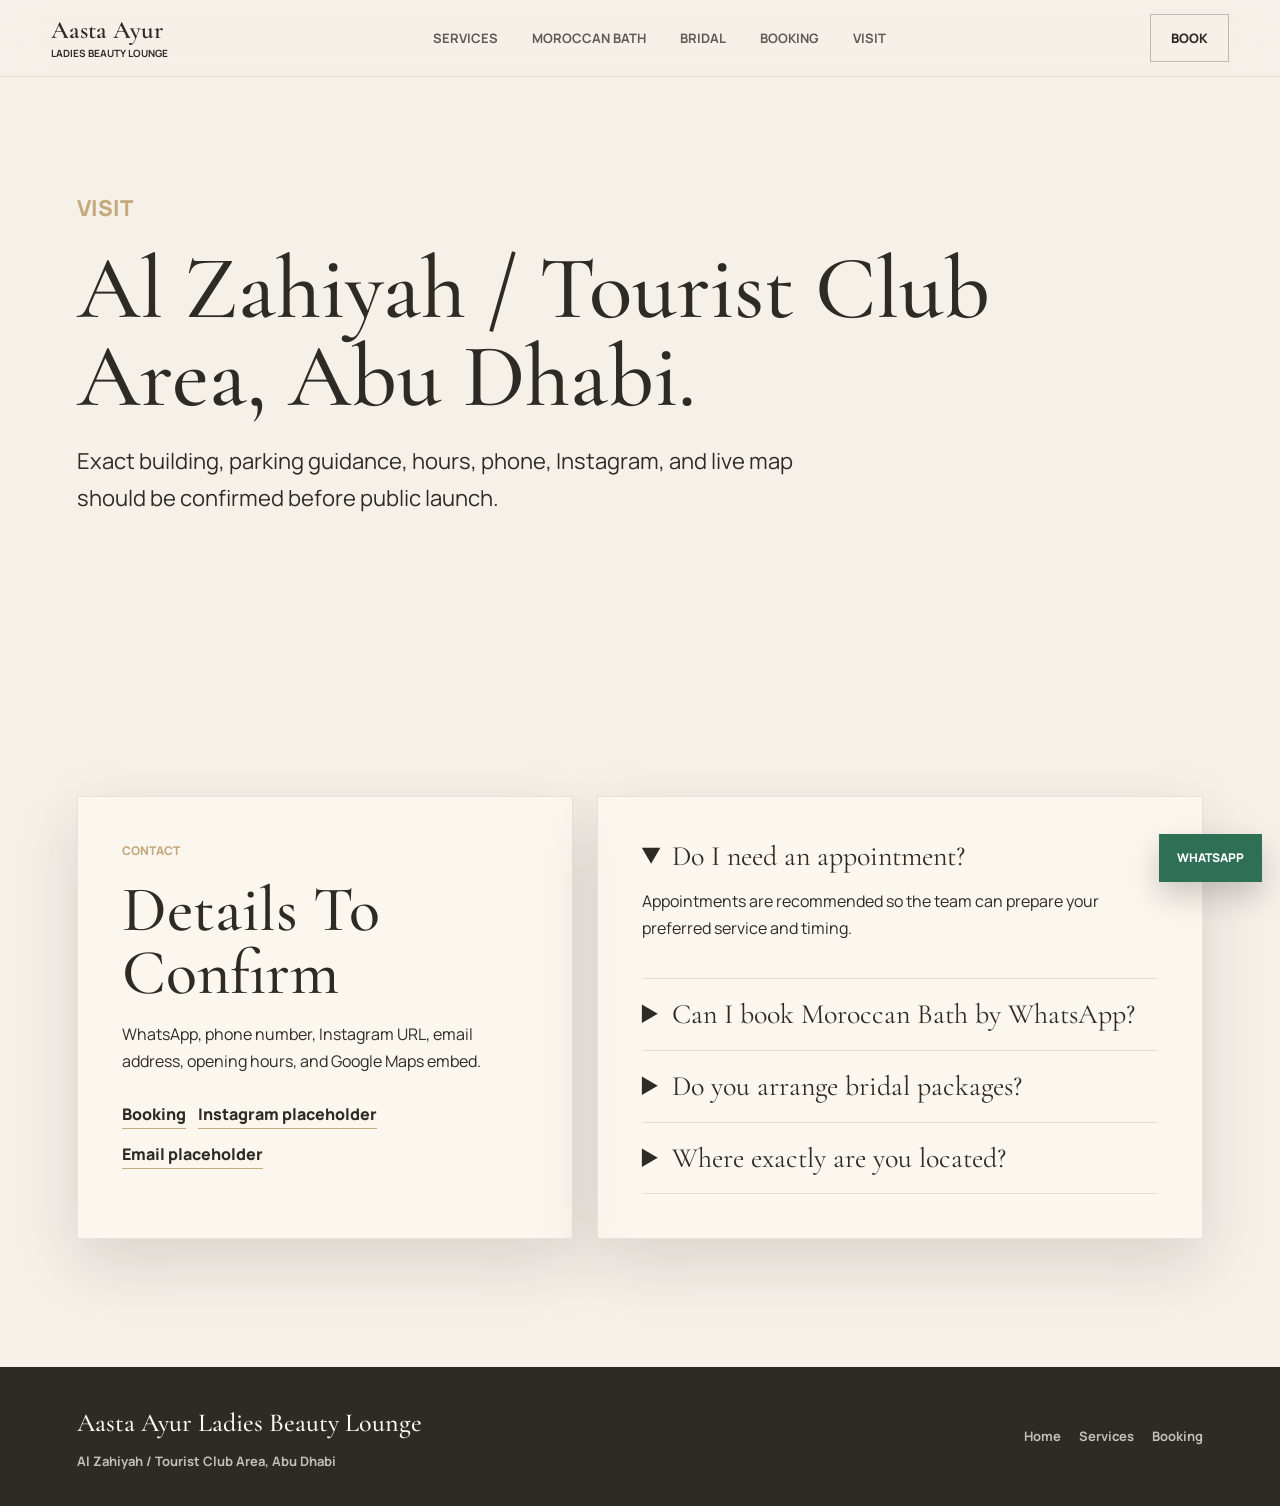
<file: visit.html>
<!doctype html>
<html lang="en">
  <head>
    <meta charset="utf-8" />
    <meta name="viewport" content="width=device-width, initial-scale=1" />
    <title>Visit | Aasta Ayur Ladies Beauty Lounge</title>
    <meta name="description" content="Location, contact, hours placeholders, and guest questions for Aasta Ayur Ladies Beauty Lounge in Abu Dhabi." />
    <link rel="preconnect" href="https://fonts.googleapis.com" />
    <link rel="preconnect" href="https://fonts.gstatic.com" crossorigin />
    <link href="https://fonts.googleapis.com/css2?family=Cormorant+Garamond:wght@400;500;600&family=Manrope:wght@400;500;600;700&display=swap" rel="stylesheet" />
    <link rel="stylesheet" href="styles.css" />
  </head>
  <body>
    <header class="site-header" data-header>
      <a class="brand" href="index.html" aria-label="Aasta Ayur home"><span>Aasta Ayur</span><small>Ladies Beauty Lounge</small></a>
      <nav class="nav" aria-label="Primary"><a href="services.html">Services</a><a href="moroccan-bath.html">Moroccan Bath</a><a href="bridal.html">Bridal</a><a href="booking.html">Booking</a><a href="visit.html">Visit</a></nav>
      <a class="nav-cta" href="booking.html">Book</a>
    </header>

    <main>
      <section class="section page-title">
        <p class="section-kicker">Visit</p>
        <h1>Al Zahiyah / Tourist Club Area, Abu Dhabi.</h1>
        <p>Exact building, parking guidance, hours, phone, Instagram, and live map should be confirmed before public launch.</p>
      </section>

      <section class="section location">
        <div class="location-card reveal">
          <p class="section-kicker">Contact</p>
          <h2>Details To Confirm</h2>
          <p>WhatsApp, phone number, Instagram URL, email address, opening hours, and Google Maps embed.</p>
          <div class="contact-row"><a href="booking.html">Booking</a><a href="https://www.instagram.com/" target="_blank" rel="noreferrer">Instagram placeholder</a><a href="mailto:hello@example.com">Email placeholder</a></div>
        </div>
        <div class="faq reveal">
          <details open><summary>Do I need an appointment?</summary><p>Appointments are recommended so the team can prepare your preferred service and timing.</p></details>
          <details><summary>Can I book Moroccan Bath by WhatsApp?</summary><p>Yes. Share your preferred day and time, and the team can guide you through preparation.</p></details>
          <details><summary>Do you arrange bridal packages?</summary><p>Bridal and event beauty can be planned around the bride, group size, timing, and services required.</p></details>
          <details><summary>Where exactly are you located?</summary><p>Aasta Ayur is presented here in Al Zahiyah / Tourist Club Area. The confirmed building and map should be added before launch.</p></details>
        </div>
      </section>
    </main>

    <footer class="site-footer"><div><strong>Aasta Ayur Ladies Beauty Lounge</strong><span>Al Zahiyah / Tourist Club Area, Abu Dhabi</span></div><nav aria-label="Footer"><a href="index.html">Home</a><a href="services.html">Services</a><a href="booking.html">Booking</a></nav></footer>
    <a class="floating-whatsapp" href="https://wa.me/971000000000?text=Hello%20Aasta%20Ayur%2C%20I%27d%20like%20directions%20to%20the%20lounge." target="_blank" rel="noreferrer" aria-label="Ask for directions on WhatsApp"><span>WhatsApp</span></a>
    <script src="script.js"></script>
  </body>
</html>
</file>
<file: styles.css>
:root {
  --alabaster: #f5f0e8;
  --parchment: #ede3d0;
  --linen: #d9cdbf;
  --gold: #c4a97d;
  --sage: #8a9e82;
  --charcoal: #2e2a26;
  --clay: #a36d55;
  --hammam: #28201c;
  --cream: #fffaf2;
  --shadow: 0 24px 60px rgba(46, 42, 38, 0.14);
  --serif: "Cormorant Garamond", Georgia, serif;
  --sans: "Manrope", Arial, sans-serif;
}

* {
  box-sizing: border-box;
}

html {
  scroll-behavior: smooth;
}

body {
  margin: 0;
  background: var(--alabaster);
  color: var(--charcoal);
  font-family: var(--sans);
  font-size: 16px;
  line-height: 1.7;
}

a {
  color: inherit;
  text-decoration: none;
}

.site-header {
  align-items: center;
  background: rgba(245, 240, 232, 0.82);
  backdrop-filter: blur(18px);
  border-bottom: 1px solid rgba(46, 42, 38, 0.08);
  display: flex;
  gap: 24px;
  justify-content: space-between;
  left: 0;
  min-height: 76px;
  padding: 14px clamp(18px, 4vw, 58px);
  position: fixed;
  right: 0;
  top: 0;
  transition: transform 260ms ease, background 260ms ease;
  z-index: 20;
}

.brand {
  display: grid;
  font-family: var(--serif);
  line-height: 1;
}

.brand span {
  font-size: 25px;
  font-weight: 600;
}

.brand small {
  font-family: var(--sans);
  font-size: 10px;
  font-weight: 700;
  margin-top: 5px;
  text-transform: uppercase;
}

.nav {
  display: flex;
  gap: clamp(16px, 3vw, 34px);
  font-size: 13px;
  font-weight: 700;
  text-transform: uppercase;
}

.nav a {
  opacity: 0.76;
}

.nav a:hover,
.nav a:focus-visible {
  opacity: 1;
}

.nav-cta,
.button {
  border: 1px solid rgba(46, 42, 38, 0.28);
  display: inline-flex;
  font-size: 13px;
  font-weight: 800;
  justify-content: center;
  letter-spacing: 0;
  min-height: 44px;
  padding: 12px 20px;
  text-transform: uppercase;
}

.hero {
  min-height: 96vh;
  overflow: hidden;
  position: relative;
}

.hero-image,
.hero-overlay {
  height: 100%;
  inset: 0;
  position: absolute;
  width: 100%;
}

.hero-image {
  object-fit: cover;
}

.hero-overlay {
  background:
    linear-gradient(90deg, rgba(46, 42, 38, 0.72), rgba(46, 42, 38, 0.34) 48%, rgba(46, 42, 38, 0.08)),
    linear-gradient(0deg, rgba(245, 240, 232, 0.16), transparent 42%);
}

.hero-content {
  color: var(--cream);
  max-width: 740px;
  padding: 24vh clamp(20px, 6vw, 82px) 14vh;
  position: relative;
  z-index: 2;
}

.eyebrow,
.section-kicker {
  color: var(--gold);
  font-size: 12px;
  font-weight: 800;
  margin: 0 0 18px;
  text-transform: uppercase;
}

h1,
h2,
h3 {
  font-family: var(--serif);
  font-weight: 500;
  line-height: 0.98;
  margin: 0;
}

h1 {
  font-size: clamp(54px, 8vw, 106px);
  max-width: 900px;
}

h2 {
  font-size: clamp(39px, 5vw, 72px);
}

h3 {
  font-size: 32px;
}

.hero-content p:not(.eyebrow) {
  font-size: clamp(17px, 2vw, 22px);
  max-width: 650px;
}

.hero-actions {
  display: flex;
  flex-wrap: wrap;
  gap: 14px;
  margin-top: 34px;
}

.button.primary,
.button.gold {
  background: var(--gold);
  border-color: var(--gold);
  color: #211a15;
}

.button.secondary {
  border-color: rgba(255, 250, 242, 0.62);
  color: var(--cream);
}

.section {
  padding: clamp(74px, 10vw, 150px) clamp(20px, 6vw, 82px);
}

.split {
  align-items: start;
  display: grid;
  gap: clamp(28px, 5vw, 72px);
  grid-template-columns: minmax(0, 1.05fr) minmax(260px, 0.95fr);
}

.split p,
.section-heading {
  font-size: 19px;
  max-width: 680px;
}

.service-band {
  background: var(--parchment);
}

.service-grid {
  display: grid;
  gap: 18px;
  grid-template-columns: repeat(5, minmax(0, 1fr));
  margin-top: 52px;
}

.service-card,
.collection,
.location-card,
.faq {
  background: rgba(255, 250, 242, 0.62);
  border: 1px solid rgba(46, 42, 38, 0.1);
  box-shadow: var(--shadow);
}

.service-card {
  display: flex;
  flex-direction: column;
  min-height: 310px;
  padding: 32px 28px;
}

.service-card span {
  color: var(--clay);
  display: inline-block;
  font-size: 12px;
  font-weight: 800;
  margin-bottom: 42px;
  text-transform: uppercase;
}

.service-card p {
  margin: 20px 0 0;
}

.service-card a {
  border-bottom: 1px solid var(--gold);
  color: var(--charcoal);
  display: inline-flex;
  font-size: 12px;
  font-weight: 800;
  margin-top: auto;
  padding-top: 24px;
  text-transform: uppercase;
}

.feature-card {
  background: #efe3ce;
  border-color: rgba(196, 169, 125, 0.55);
}

.hammam {
  align-items: center;
  background:
    radial-gradient(circle at 80% 10%, rgba(196, 169, 125, 0.17), transparent 34%),
    linear-gradient(135deg, #2b211d, #15110f);
  color: var(--cream);
  display: grid;
  gap: clamp(36px, 6vw, 94px);
  grid-template-columns: minmax(0, 0.92fr) minmax(320px, 1.08fr);
  min-height: 760px;
  overflow: hidden;
  padding: clamp(80px, 10vw, 150px) clamp(20px, 6vw, 82px);
}

.hammam-copy {
  max-width: 650px;
}

.hammam-copy p {
  color: rgba(255, 250, 242, 0.8);
}

.hammam-panel {
  aspect-ratio: 1.05;
  border: 1px solid rgba(237, 227, 208, 0.18);
  min-height: 420px;
  overflow: hidden;
  position: relative;
}

.steam-orbit {
  animation: breathe 8s ease-in-out infinite;
  border: 1px solid rgba(237, 227, 208, 0.18);
  border-radius: 50%;
  filter: blur(1px);
  position: absolute;
}

.steam-orbit.one {
  height: 58%;
  left: 22%;
  top: 12%;
  width: 58%;
}

.steam-orbit.two {
  animation-delay: -3s;
  height: 82%;
  left: 5%;
  top: 3%;
  width: 82%;
}

.ritual-object {
  position: absolute;
}

.bowl {
  background: radial-gradient(circle at 35% 28%, #e1c083, #7e5633 58%, #2c1d15);
  border-radius: 50%;
  bottom: 18%;
  height: 34%;
  left: 23%;
  width: 38%;
}

.towel {
  background: linear-gradient(120deg, #e8dcc9, #b9a58c);
  bottom: 14%;
  height: 17%;
  right: 14%;
  transform: rotate(-10deg);
  width: 34%;
}

.bottle {
  background: linear-gradient(90deg, #4f5e45, #a6b58f 50%, #3d4b35);
  border-radius: 22px 22px 8px 8px;
  bottom: 31%;
  height: 26%;
  right: 22%;
  width: 9%;
}

.collection-list {
  display: grid;
  gap: 18px;
  grid-template-columns: repeat(3, minmax(0, 1fr));
  margin-top: 44px;
}

.collections {
  padding-bottom: clamp(54px, 7vw, 96px);
}

.journey {
  padding-top: clamp(54px, 7vw, 96px);
}

.collections .section-heading p:not(.section-kicker),
.journey .section-heading p:not(.section-kicker) {
  margin-top: 22px;
}

.collection {
  padding: 32px;
}

.collection span {
  color: var(--clay);
  font-weight: 800;
}

.editorial {
  display: grid;
  gap: 14px;
  grid-template-columns: 1.4fr 0.8fr 0.8fr;
  padding: clamp(16px, 3vw, 34px) clamp(20px, 6vw, 82px) clamp(54px, 8vw, 100px);
}

.editorial-tile {
  align-items: end;
  color: var(--cream);
  display: flex;
  min-height: 360px;
  overflow: hidden;
  padding: 24px;
  position: relative;
}

.editorial-tile::before {
  content: "";
  inset: 0;
  position: absolute;
}

.editorial-tile span {
  font-family: var(--serif);
  font-size: 32px;
  position: relative;
}

.tile-large::before {
  background:
    linear-gradient(0deg, rgba(46, 42, 38, 0.72), transparent 68%),
    url("assets/hammam-hero.png") center/cover;
}

.tile-sage::before {
  background:
    linear-gradient(0deg, rgba(46, 42, 38, 0.7), transparent 68%),
    url("assets/botanical-oils.png") center/cover;
}

.tile-clay::before {
  background:
    linear-gradient(0deg, rgba(46, 42, 38, 0.7), transparent 68%),
    url("assets/bridal-beauty.png") center/cover;
}

.steps,
.truths {
  display: grid;
  gap: 16px;
  grid-template-columns: repeat(4, minmax(0, 1fr));
  margin-top: 42px;
}

.step {
  border-top: 1px solid rgba(46, 42, 38, 0.22);
  min-height: 150px;
  padding-top: 22px;
}

.step b {
  display: block;
  font-family: var(--serif);
  font-size: 33px;
  font-weight: 500;
}

.step span {
  display: block;
  margin-top: 10px;
}

.distinction {
  background: #e8ddc9;
}

.truths {
  grid-template-columns: repeat(3, minmax(0, 1fr));
}

.truths p {
  border-left: 1px solid var(--gold);
  font-family: var(--serif);
  font-size: clamp(26px, 3vw, 38px);
  line-height: 1.06;
  margin: 0;
  min-height: 190px;
  padding: 6px 0 0 24px;
}

.location {
  display: grid;
  gap: 24px;
  grid-template-columns: minmax(0, 0.9fr) minmax(320px, 1.1fr);
}

.location-card,
.faq {
  padding: clamp(28px, 4vw, 44px);
}

.contact-row {
  display: flex;
  flex-wrap: wrap;
  gap: 12px;
  margin-top: 26px;
}

.contact-row a {
  border-bottom: 1px solid var(--gold);
  font-weight: 800;
}

details {
  border-bottom: 1px solid rgba(46, 42, 38, 0.12);
  padding: 20px 0;
}

details:first-child {
  padding-top: 0;
}

summary {
  cursor: pointer;
  font-family: var(--serif);
  font-size: 28px;
  line-height: 1.1;
}

.floating-whatsapp {
  background: #2f6f55;
  bottom: 18px;
  box-shadow: 0 14px 30px rgba(46, 42, 38, 0.22);
  color: white;
  font-size: 12px;
  font-weight: 800;
  min-height: 48px;
  padding: 14px 18px;
  position: fixed;
  right: 18px;
  text-transform: uppercase;
  z-index: 25;
}

.site-footer {
  align-items: center;
  background: var(--charcoal);
  color: var(--cream);
  display: flex;
  gap: 24px;
  justify-content: space-between;
  padding: 34px clamp(20px, 6vw, 82px);
}

.site-footer div {
  display: grid;
  gap: 4px;
}

.site-footer strong {
  font-family: var(--serif);
  font-size: 26px;
  font-weight: 500;
}

.site-footer span,
.site-footer a {
  color: rgba(255, 250, 242, 0.72);
  font-size: 13px;
  font-weight: 700;
}

.site-footer nav {
  display: flex;
  flex-wrap: wrap;
  gap: 18px;
}

.page-hero {
  min-height: 76vh;
  overflow: hidden;
  position: relative;
}

.compact-hero {
  min-height: 64vh;
}

.page-hero img {
  height: 100%;
  inset: 0;
  object-fit: cover;
  position: absolute;
  width: 100%;
}

.page-hero-content {
  color: var(--cream);
  max-width: 820px;
  padding: 22vh clamp(20px, 6vw, 82px) 12vh;
  position: relative;
  z-index: 2;
}

.page-hero-content h1,
.page-title h1 {
  font-size: clamp(50px, 7vw, 96px);
  max-width: 980px;
}

.page-hero-content p:not(.eyebrow),
.page-title p {
  font-size: clamp(17px, 2vw, 22px);
  max-width: 720px;
}

.page-title {
  padding-top: clamp(130px, 16vw, 190px);
}

.menu-section.alt,
.two-column-detail.alt {
  background: var(--parchment);
}

.menu-grid,
.flow-grid,
.booking-options {
  display: grid;
  gap: 18px;
  grid-template-columns: repeat(3, minmax(0, 1fr));
  margin-top: 42px;
}

.menu-grid article,
.flow-grid article,
.booking-card {
  background: rgba(255, 250, 242, 0.68);
  border: 1px solid rgba(46, 42, 38, 0.1);
  box-shadow: var(--shadow);
  padding: 32px;
}

.flow-grid {
  grid-template-columns: repeat(4, minmax(0, 1fr));
}

.flow-grid span,
.booking-card span {
  color: var(--clay);
  display: block;
  font-size: 12px;
  font-weight: 800;
  margin-bottom: 34px;
  text-transform: uppercase;
}

.two-column-detail {
  display: grid;
  gap: clamp(28px, 5vw, 72px);
  grid-template-columns: minmax(0, 1fr) minmax(260px, 0.9fr);
}

.copy-stack p {
  font-size: 19px;
  margin-top: 0;
}

.cta-band {
  background: var(--charcoal);
  color: var(--cream);
}

.cta-band p {
  color: rgba(255, 250, 242, 0.76);
  max-width: 650px;
}

.booking-options {
  grid-template-columns: repeat(2, minmax(0, 1fr));
  padding-top: 0;
}

.booking-card {
  color: var(--charcoal);
  min-height: 230px;
}

.booking-card strong {
  display: block;
  font-family: var(--serif);
  font-size: clamp(32px, 4vw, 54px);
  font-weight: 500;
  line-height: 1;
}

.reveal {
  opacity: 0;
  transform: translateY(24px);
  transition: opacity 850ms ease, transform 850ms ease;
}

.reveal.visible {
  opacity: 1;
  transform: translateY(0);
}

@keyframes breathe {
  0%,
  100% {
    opacity: 0.32;
    transform: scale(0.96);
  }
  50% {
    opacity: 0.82;
    transform: scale(1.04);
  }
}

@media (max-width: 980px) {
  .nav {
    display: none;
  }

  .split,
  .hammam,
  .location,
  .two-column-detail {
    grid-template-columns: 1fr;
  }

  .service-grid,
  .collection-list,
  .steps,
  .truths,
  .menu-grid,
  .flow-grid,
  .booking-options {
    grid-template-columns: repeat(2, minmax(0, 1fr));
  }

  .feature-card {
    grid-column: 1 / -1;
  }

  .editorial {
    grid-template-columns: 1fr;
  }

  .site-footer {
    align-items: flex-start;
    flex-direction: column;
  }
}

@media (max-width: 640px) {
  .site-header {
    min-height: 68px;
  }

  .brand span {
    font-size: 22px;
  }

  .hero {
    min-height: 94vh;
  }

  .hero-overlay {
    background: linear-gradient(90deg, rgba(46, 42, 38, 0.76), rgba(46, 42, 38, 0.34));
  }

  .hero-content {
    padding-top: 19vh;
  }

  .service-grid,
  .collection-list,
  .steps,
  .truths,
  .menu-grid,
  .flow-grid,
  .booking-options {
    grid-template-columns: 1fr;
  }

  .service-card {
    min-height: 0;
  }

  .hammam-panel {
    min-height: 280px;
  }

  .editorial-tile {
    min-height: 230px;
  }

  .section {
    padding-bottom: 68px;
    padding-top: 68px;
  }

  .reveal {
    opacity: 1;
    transform: none;
  }

  .truths p {
    min-height: 148px;
  }

  .hammam {
    min-height: 0;
    padding-bottom: 68px;
    padding-top: 68px;
  }

  .collections {
    padding-bottom: 42px;
  }

  .editorial {
    padding-bottom: 42px;
    padding-top: 0;
  }

  .journey {
    padding-top: 54px;
  }

  .page-hero,
  .compact-hero {
    min-height: 68vh;
  }

  .page-hero-content {
    padding-top: 18vh;
  }

  .page-title {
    padding-top: 116px;
  }
}
</file>
